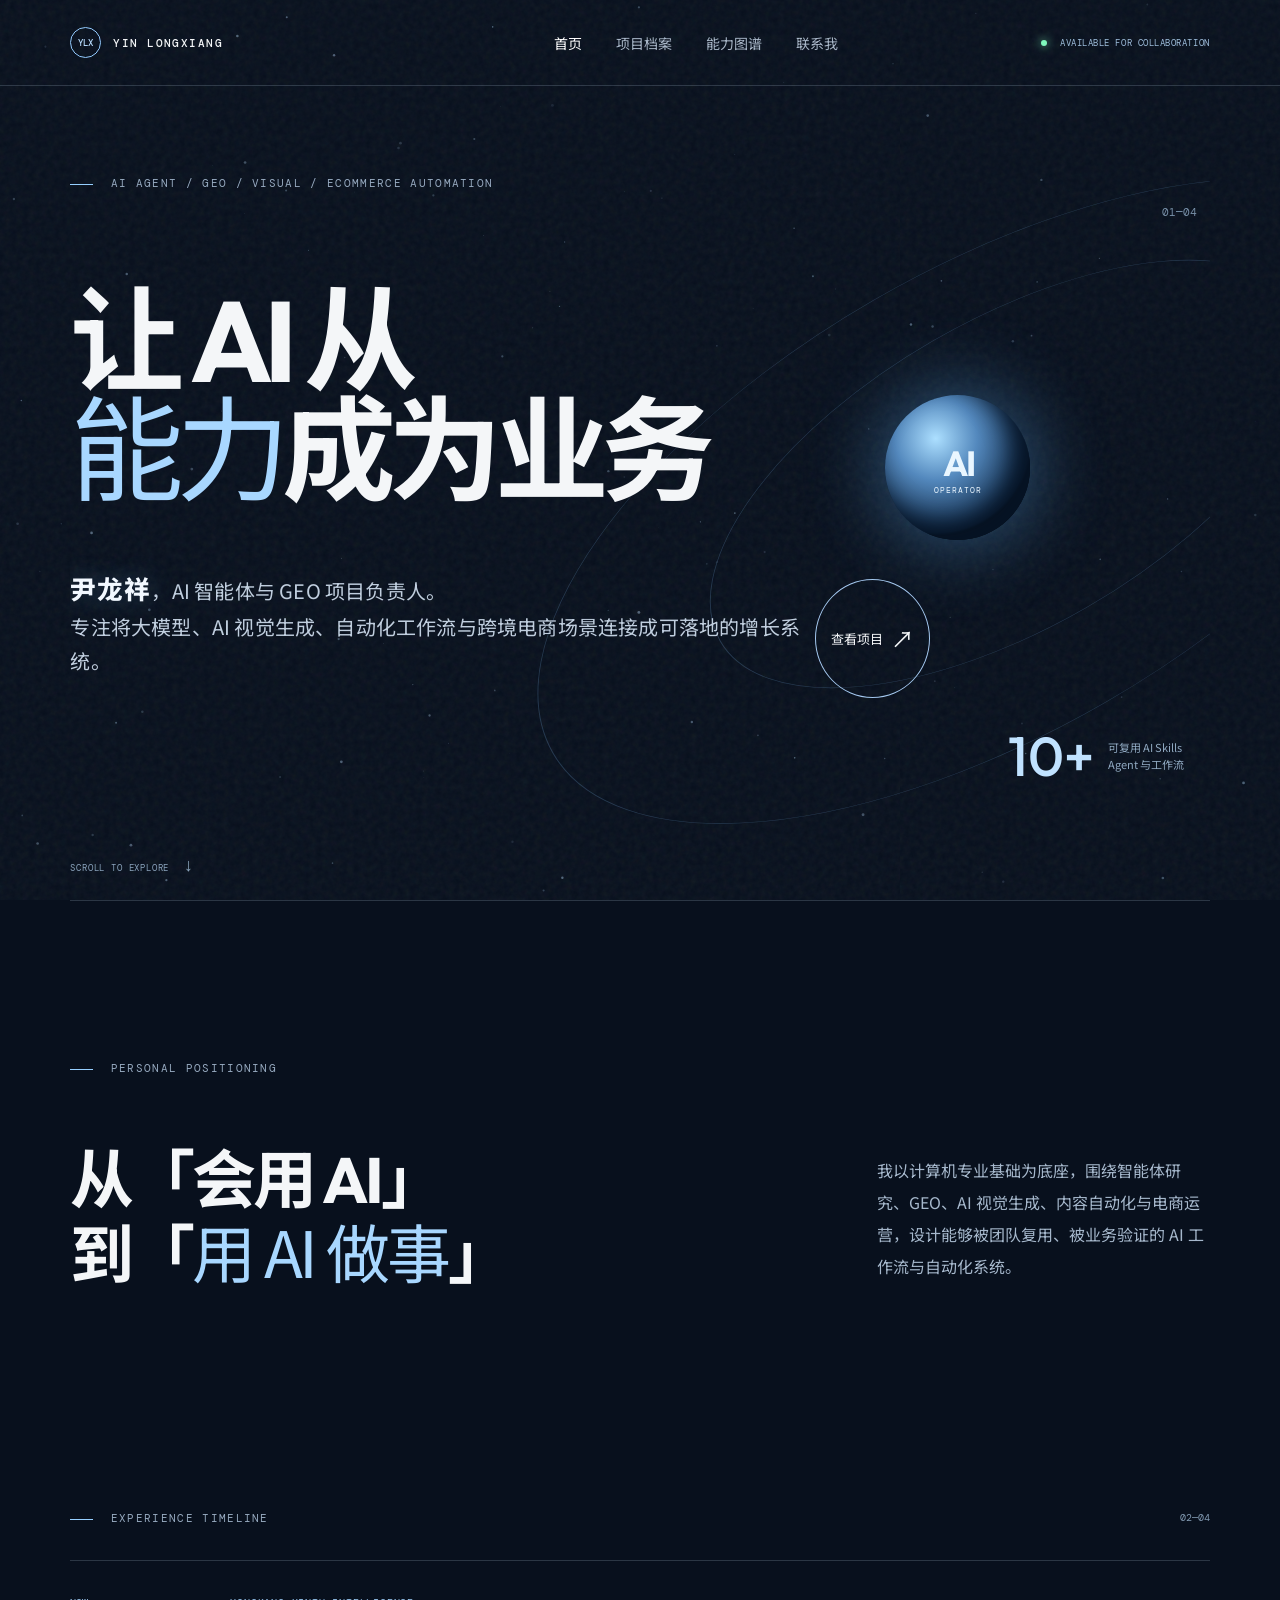
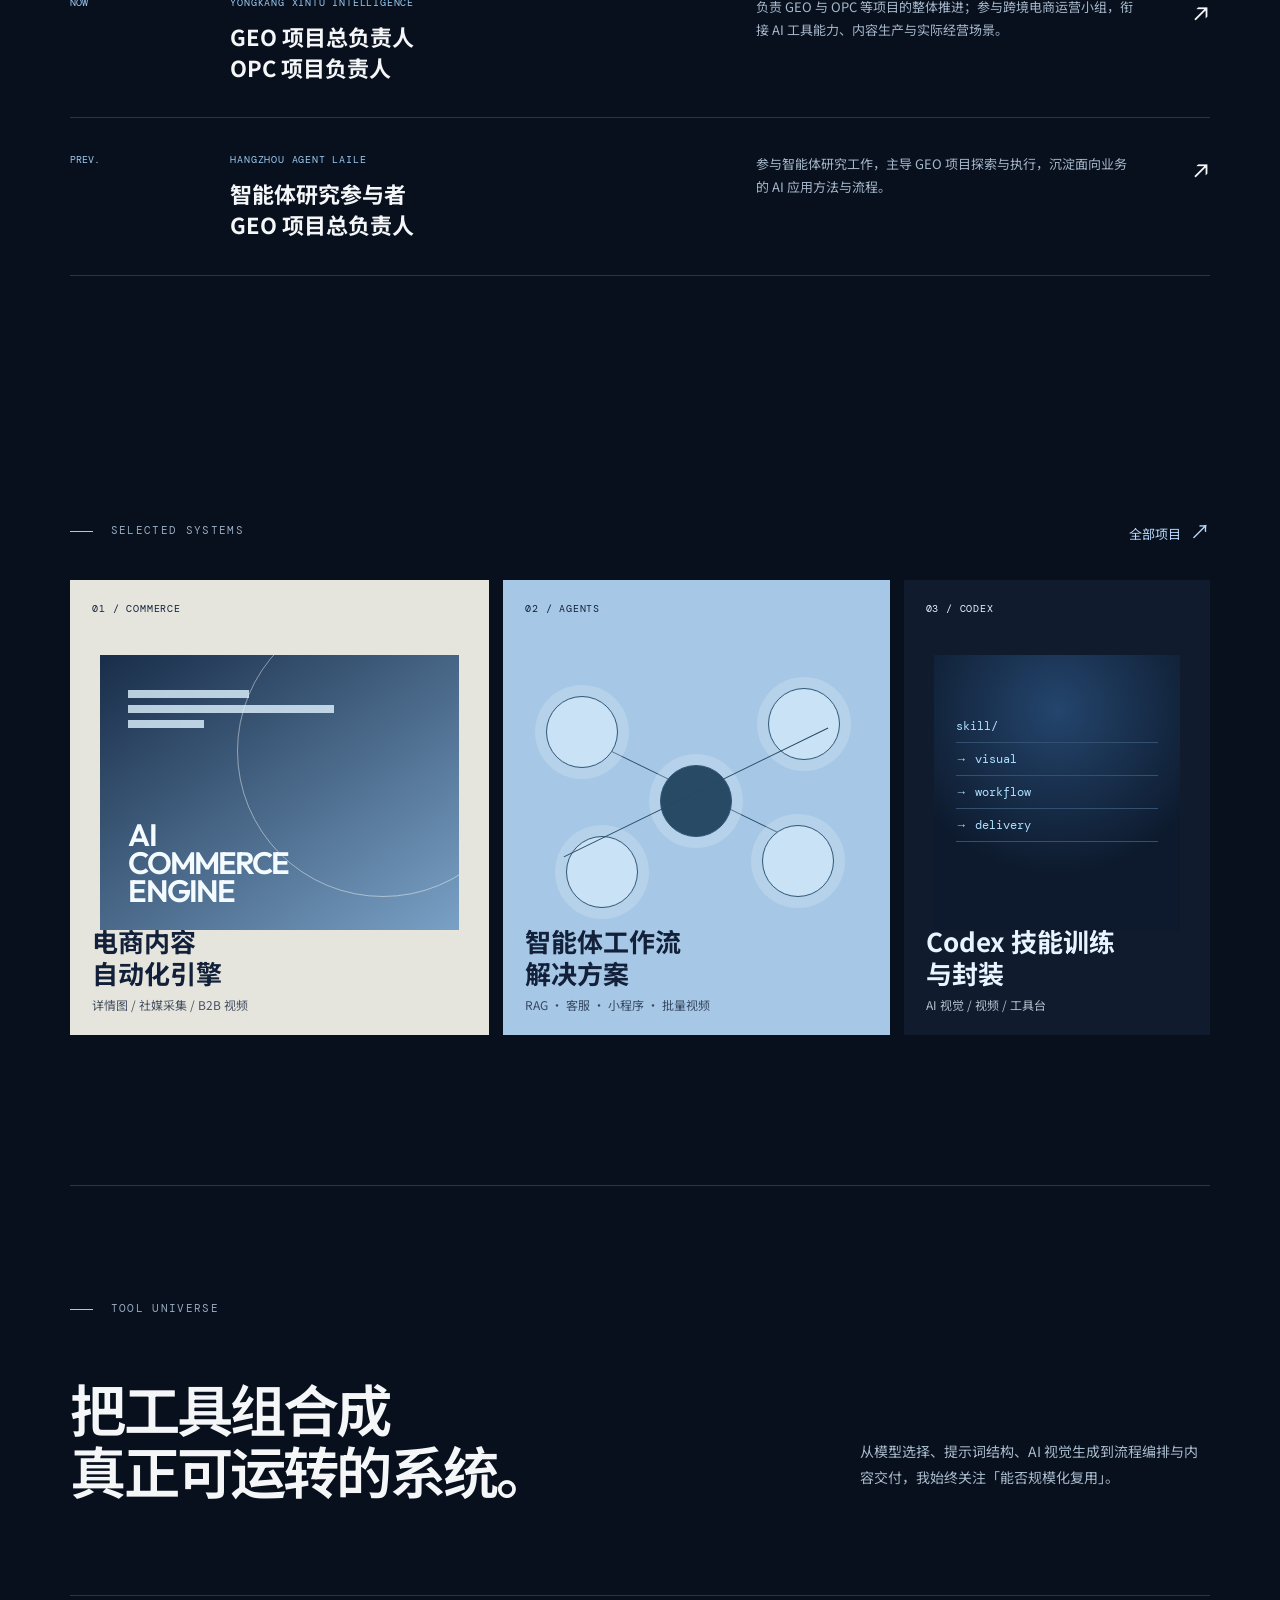
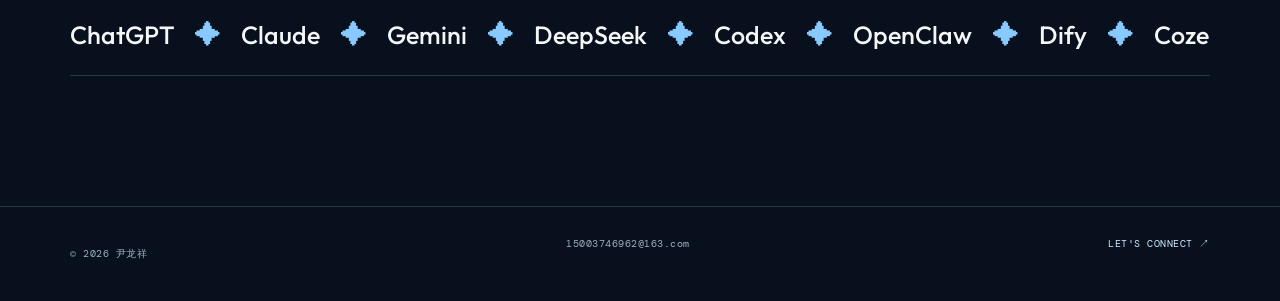
<file: index.html>
<!doctype html>
<html lang="zh-CN">
<head>
  <meta charset="UTF-8" />
  <meta name="viewport" content="width=device-width, initial-scale=1.0" />
  <meta name="description" content="尹龙祥 · AI 智能体与 GEO 项目负责人" />
  <title>尹龙祥 · AI Portfolio</title>
  <link rel="preconnect" href="https://fonts.googleapis.com">
  <link rel="preconnect" href="https://fonts.gstatic.com" crossorigin>
  <link href="https://fonts.googleapis.com/css2?family=DM+Mono:wght@400;500&family=Noto+Sans+SC:wght@400;500;600;700;800&family=Outfit:wght@400;500;600;700;800&display=swap" rel="stylesheet">
  <link rel="stylesheet" href="assets/styles.css" />
  <link rel="stylesheet" href="assets/hero-intro.css" />
</head>
<body>
  <canvas id="starfield" aria-hidden="true"></canvas>
  <div class="grain" aria-hidden="true"></div>
  <header class="site-header">
    <a class="brand" href="index.html" aria-label="尹龙祥主页"><span class="brand-mark">YLX</span><span>YIN LONGXIANG</span></a>
    <nav><a class="active" href="index.html">首页</a><a href="projects.html">项目档案</a><a href="expertise.html">能力图谱</a><a href="contact.html">联系我</a></nav>
    <span class="status"><i></i> AVAILABLE FOR COLLABORATION</span>
  </header>

  <main>
    <section class="hero section-shell">
      <div class="eyebrow"><span></span> AI AGENT / GEO / VISUAL / ECOMMERCE AUTOMATION</div>
      <p class="hero-index mono">01—04</p>
      <h1>让 AI 从<br><em>能力</em>成为业务</h1>
      <div class="hero-bottom">
        <p class="intro"><span class="identity-name">尹龙祥</span>，AI 智能体与 GEO 项目负责人。<br>专注将大模型、AI 视觉生成、自动化工作流与跨境电商场景连接成可落地的增长系统。</p>
        <a class="circle-link" href="projects.html"><span>查看项目</span><b>↗</b></a>
      </div>
      <div class="orbit orbit-a"></div><div class="orbit orbit-b"></div><div class="core"><span>AI</span><small>OPERATOR</small></div>
      <div class="hero-metric"><strong>10+</strong><span>可复用 AI Skills<br>Agent 与工作流</span></div>
      <div class="scroll-tip mono">SCROLL TO EXPLORE <b>↓</b></div>
    </section>

    <section class="statement section-shell reveal">
      <p class="eyebrow"><span></span> PERSONAL POSITIONING</p>
      <div class="statement-grid"><h2>从「会用 AI」<br>到「<em>用 AI 做事</em>」</h2><p>我以计算机专业基础为底座，围绕智能体研究、GEO、AI 视觉生成、内容自动化与电商运营，设计能够被团队复用、被业务验证的 AI 工作流与自动化系统。</p></div>
    </section>

    <section class="experience section-shell reveal">
      <div class="section-head"><p class="eyebrow"><span></span> EXPERIENCE TIMELINE</p><span class="mono">02—04</span></div>
      <article class="timeline-card"><span class="year mono">NOW</span><div><p class="tag">YONGKANG XINTU INTELLIGENCE</p><h3>GEO 项目总负责人<br>OPC 项目负责人</h3></div><p>负责 GEO 与 OPC 等项目的整体推进；参与跨境电商运营小组，衔接 AI 工具能力、内容生产与实际经营场景。</p><span class="arrow">↗</span></article>
      <article class="timeline-card"><span class="year mono">PREV.</span><div><p class="tag">HANGZHOU AGENT LAILE</p><h3>智能体研究参与者<br>GEO 项目总负责人</h3></div><p>参与智能体研究工作，主导 GEO 项目探索与执行，沉淀面向业务的 AI 应用方法与流程。</p><span class="arrow">↗</span></article>
    </section>

    <section class="featured section-shell reveal">
      <div class="section-head"><p class="eyebrow"><span></span> SELECTED SYSTEMS</p><a class="text-link" href="projects.html">全部项目 <b>↗</b></a></div>
      <div class="project-grid">
        <a class="project-card project-1" href="projects.html#commerce"><span class="project-no mono">01 / COMMERCE</span><div class="mockup shop"><i></i><i></i><i></i><b>AI<br>COMMERCE<br>ENGINE</b></div><div><h3>电商内容<br>自动化引擎</h3><p>详情图 / 社媒采集 / B2B 视频</p></div></a>
        <a class="project-card project-2" href="projects.html#agents"><span class="project-no mono">02 / AGENTS</span><div class="mockup nodes"><i></i><i></i><i></i><i></i><i></i></div><div><h3>智能体工作流<br>解决方案</h3><p>RAG · 客服 · 小程序 · 批量视频</p></div></a>
        <a class="project-card project-3" href="projects.html#codex"><span class="project-no mono">03 / CODEX</span><div class="mockup code"><span>skill/</span><span>→ visual</span><span>→ workflow</span><span>→ delivery</span></div><div><h3>Codex 技能训练<br>与封装</h3><p>AI 视觉 / 视频 / 工具台</p></div></a>
      </div>
    </section>

    <section class="toolbelt section-shell reveal">
      <p class="eyebrow"><span></span> TOOL UNIVERSE</p>
      <div class="toolbelt-copy"><h2>把工具组合成<br>真正可运转的系统。</h2><p>从模型选择、提示词结构、AI 视觉生成到流程编排与内容交付，我始终关注「能否规模化复用」。</p></div>
      <div class="marquee" aria-label="常用工具"><div>ChatGPT <b>✦</b> Claude <b>✦</b> Gemini <b>✦</b> DeepSeek <b>✦</b> Codex <b>✦</b> OpenClaw <b>✦</b> Dify <b>✦</b> Coze <b>✦</b> n8n <b>✦</b> 豆包 <b>✦</b> 即梦 <b>✦</b> Java <b>✦</b> Python <b>✦</b></div></div>
    </section>
  </main>
  <footer><p>© 2026 尹龙祥</p><a href="mailto:15003746962@163.com">15003746962@163.com</a><a href="contact.html">LET'S CONNECT ↗</a></footer>
  <script src="assets/app.js"></script>
</body>
</html>
</file>
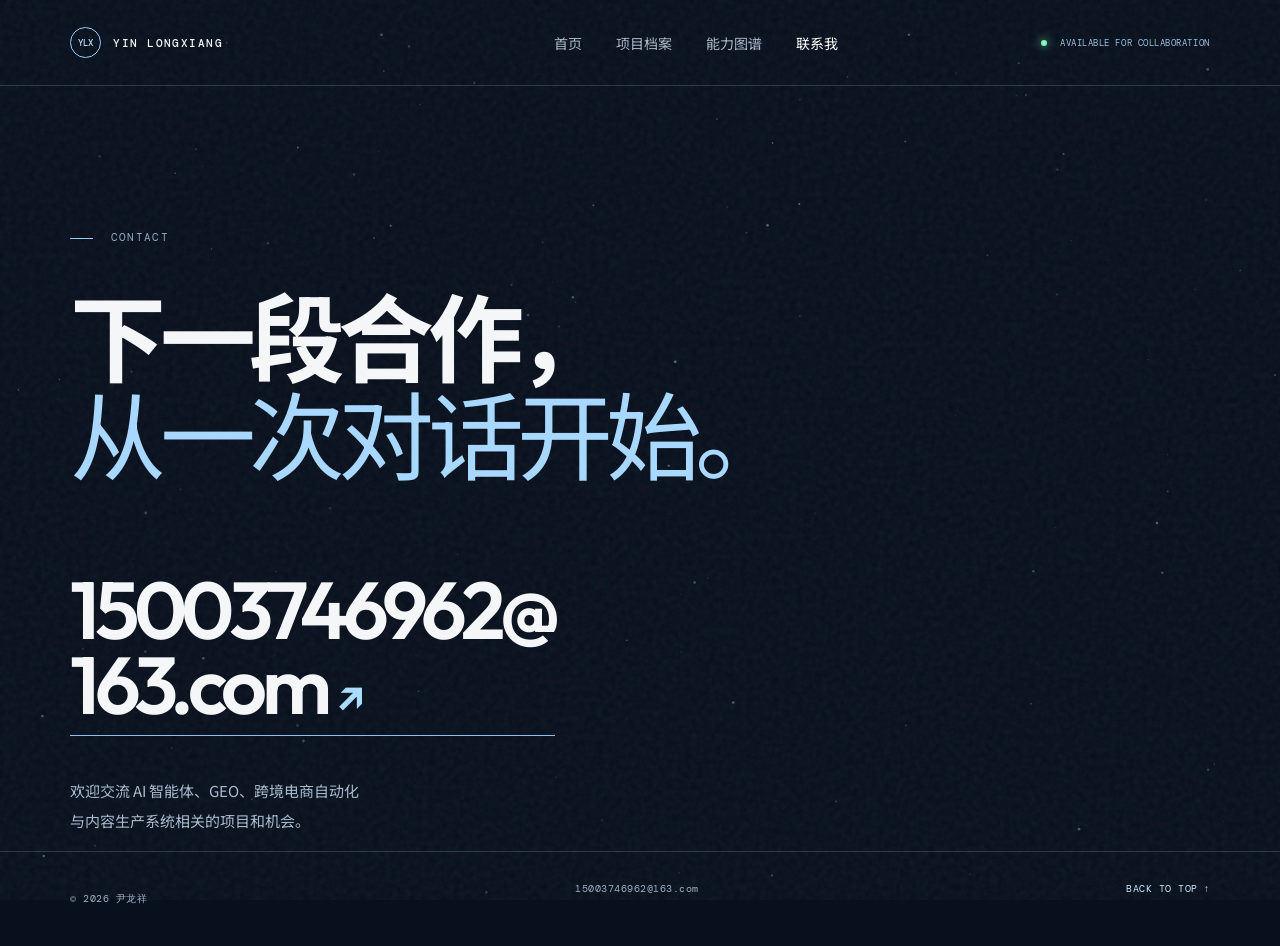
<file: contact.html>
<!doctype html>
<html lang="zh-CN"><head><meta charset="UTF-8"><meta name="viewport" content="width=device-width, initial-scale=1.0"><meta name="description" content="联系尹龙祥"><title>联系我 · 尹龙祥</title><link rel="preconnect" href="https://fonts.googleapis.com"><link rel="preconnect" href="https://fonts.gstatic.com" crossorigin><link href="https://fonts.googleapis.com/css2?family=DM+Mono:wght@400;500&family=Noto+Sans+SC:wght@400;500;600;700;800&family=Outfit:wght@400;500;600;700;800&display=swap" rel="stylesheet"><link rel="stylesheet" href="assets/styles.css"></head>
<body class="inner-page contact-page"><canvas id="starfield"></canvas><div class="grain"></div><header class="site-header"><a class="brand" href="index.html"><span class="brand-mark">YLX</span><span>YIN LONGXIANG</span></a><nav><a href="index.html">首页</a><a href="projects.html">项目档案</a><a href="expertise.html">能力图谱</a><a class="active" href="contact.html">联系我</a></nav><span class="status"><i></i> AVAILABLE FOR COLLABORATION</span></header><main class="contact-main section-shell"><p class="eyebrow"><span></span> CONTACT</p><h1 class="page-title">下一段合作，<br><em>从一次对话开始。</em></h1><a class="contact-email" href="mailto:15003746962@163.com">15003746962@<br>163.com <span>↗</span></a><p class="contact-note">欢迎交流 AI 智能体、GEO、跨境电商自动化<br>与内容生产系统相关的项目和机会。</p></main><footer><p>© 2026 尹龙祥</p><a href="mailto:15003746962@163.com">15003746962@163.com</a><a href="index.html">BACK TO TOP ↑</a></footer><script src="assets/app.js"></script></body></html>
</file>
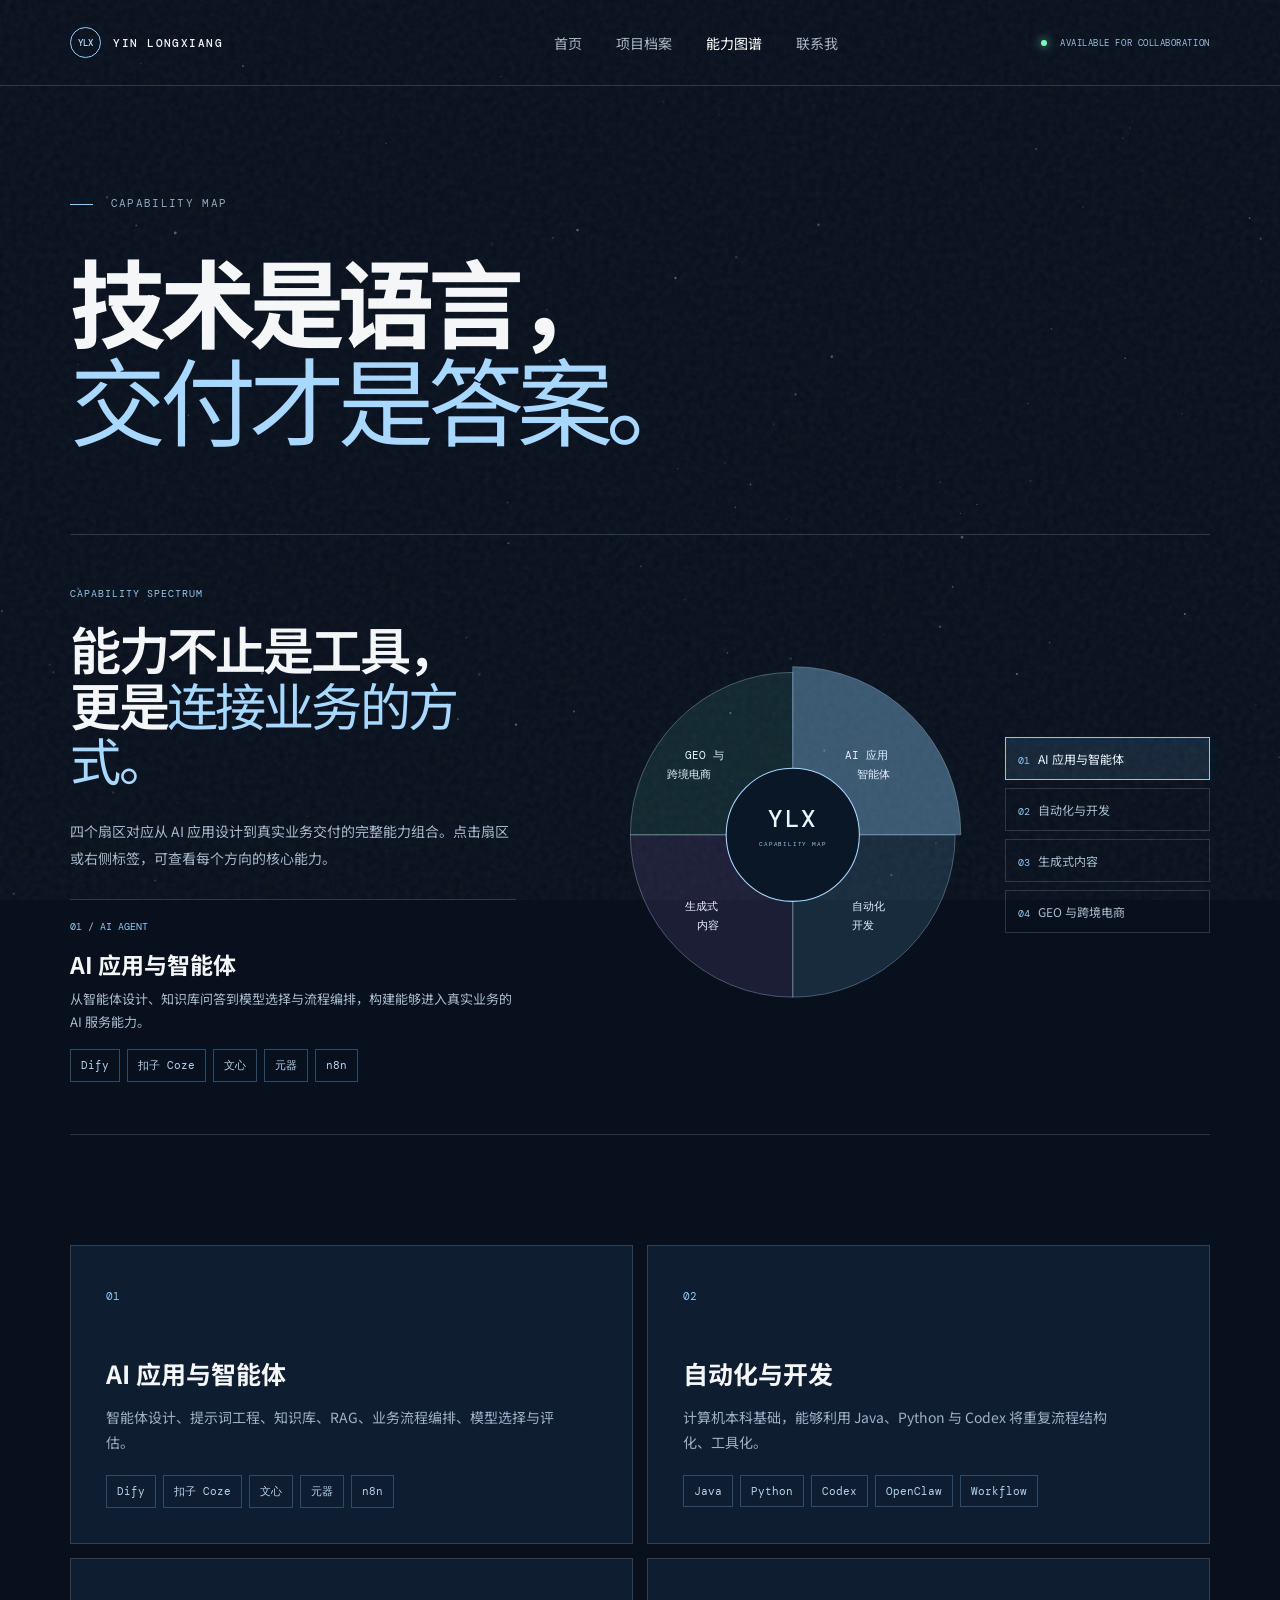
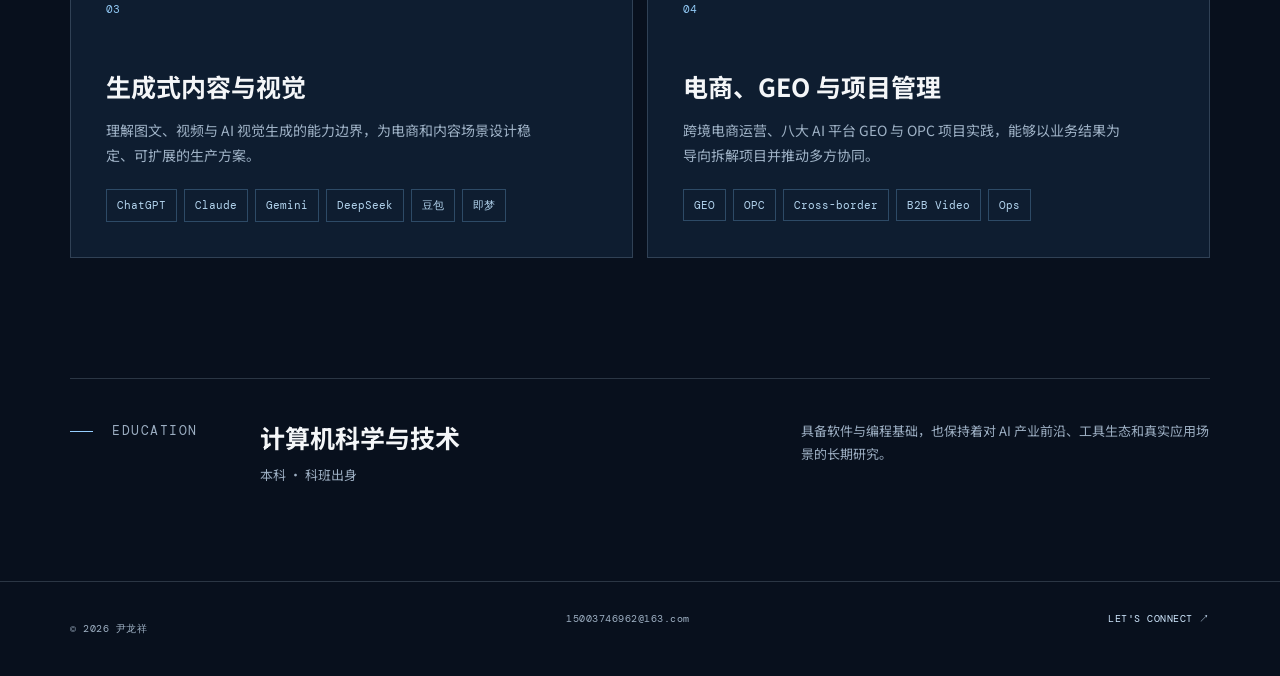
<file: expertise.html>
<!doctype html>
<html lang="zh-CN"><head><meta charset="UTF-8"><meta name="viewport" content="width=device-width, initial-scale=1.0"><meta name="description" content="尹龙祥的能力图谱"><title>能力图谱 · 尹龙祥</title><link rel="preconnect" href="https://fonts.googleapis.com"><link rel="preconnect" href="https://fonts.gstatic.com" crossorigin><link href="https://fonts.googleapis.com/css2?family=DM+Mono:wght@400;500&family=Noto+Sans+SC:wght@400;500;600;700;800&family=Outfit:wght@400;500;600;700;800&display=swap" rel="stylesheet"><link rel="stylesheet" href="assets/styles.css"><link rel="stylesheet" href="assets/expertise-map.css"></head>
<body class="inner-page"><canvas id="starfield"></canvas><div class="grain"></div><header class="site-header"><a class="brand" href="index.html"><span class="brand-mark">YLX</span><span>YIN LONGXIANG</span></a><nav><a href="index.html">首页</a><a href="projects.html">项目档案</a><a class="active" href="expertise.html">能力图谱</a><a href="contact.html">联系我</a></nav><span class="status"><i></i> AVAILABLE FOR COLLABORATION</span></header>
<main class="inner-main section-shell"><p class="eyebrow"><span></span> CAPABILITY MAP</p><h1 class="page-title">技术是语言，<br><em>交付才是答案。</em></h1>
  <section class="capability-fan" aria-labelledby="fan-title"><div class="fan-copy"><p class="mono fan-kicker">CAPABILITY SPECTRUM</p><h2 id="fan-title">能力不止是工具，<br>更是<span>连接业务的方式。</span></h2><p>四个扇区对应从 AI 应用设计到真实业务交付的完整能力组合。点击扇区或右侧标签，可查看每个方向的核心能力。</p><div class="fan-detail" aria-live="polite"><p class="mono" data-fan-detail-index>01 / AI AGENT</p><h3 data-fan-detail-title>AI 应用与智能体</h3><p data-fan-detail-copy>从智能体设计、知识库问答到模型选择与流程编排，构建能够进入真实业务的 AI 服务能力。</p><div class="chips" data-fan-detail-tags><i>Dify</i><i>扣子 Coze</i><i>文心</i><i>元器</i><i>n8n</i></div></div></div>
    <div class="fan-visual"><svg class="fan-chart" viewBox="0 0 460 460" role="img" aria-labelledby="fan-chart-title fan-chart-desc"><title id="fan-chart-title">尹龙祥的能力扇形图</title><desc id="fan-chart-desc">由 AI 应用与智能体、自动化与开发、生成式内容、GEO 与跨境电商四个扇区组成。</desc><path class="fan-segment selected" data-fan-skill="agents" d="M230 230 L230 30 A200 200 0 0 1 430 230 Z"></path><path class="fan-segment" data-fan-skill="automation" d="M230 230 L430 230 A200 200 0 0 1 230 430 Z"></path><path class="fan-segment" data-fan-skill="content" d="M230 230 L230 430 A200 200 0 0 1 30 230 Z"></path><path class="fan-segment" data-fan-skill="business" d="M230 230 L30 230 A200 200 0 0 1 230 30 Z"></path><circle class="fan-core" cx="230" cy="230" r="82"></circle><text class="fan-core-title" x="230" y="220">YLX</text><text class="fan-core-subtitle" x="230" y="244">CAPABILITY MAP</text><text class="fan-label" x="321" y="137">AI 应用</text><text class="fan-label" x="329" y="160">智能体</text><text class="fan-label" x="323" y="323">自动化</text><text class="fan-label" x="317" y="346">开发</text><text class="fan-label" x="117" y="323">生成式</text><text class="fan-label" x="126" y="346">内容</text><text class="fan-label" x="121" y="137">GEO 与</text><text class="fan-label" x="102" y="160">跨境电商</text></svg>
      <div class="fan-keys" aria-label="能力方向选择"><button type="button" class="fan-key selected" data-fan-key="agents" aria-pressed="true"><span>01</span>AI 应用与智能体</button><button type="button" class="fan-key" data-fan-key="automation" aria-pressed="false"><span>02</span>自动化与开发</button><button type="button" class="fan-key" data-fan-key="content" aria-pressed="false"><span>03</span>生成式内容</button><button type="button" class="fan-key" data-fan-key="business" aria-pressed="false"><span>04</span>GEO 与跨境电商</button></div></div></section>
  <div class="skills-grid"><article><span class="skill-index mono">01</span><h2>AI 应用与智能体</h2><p>智能体设计、提示词工程、知识库、RAG、业务流程编排、模型选择与评估。</p><div class="chips"><i>Dify</i><i>扣子 Coze</i><i>文心</i><i>元器</i><i>n8n</i></div></article><article><span class="skill-index mono">02</span><h2>自动化与开发</h2><p>计算机本科基础，能够利用 Java、Python 与 Codex 将重复流程结构化、工具化。</p><div class="chips"><i>Java</i><i>Python</i><i>Codex</i><i>OpenClaw</i><i>Workflow</i></div></article><article><span class="skill-index mono">03</span><h2>生成式内容与视觉</h2><p>理解图文、视频与 AI 视觉生成的能力边界，为电商和内容场景设计稳定、可扩展的生产方案。</p><div class="chips"><i>ChatGPT</i><i>Claude</i><i>Gemini</i><i>DeepSeek</i><i>豆包</i><i>即梦</i></div></article><article><span class="skill-index mono">04</span><h2>电商、GEO 与项目管理</h2><p>跨境电商运营、八大 AI 平台 GEO 与 OPC 项目实践，能够以业务结果为导向拆解项目并推动多方协同。</p><div class="chips"><i>GEO</i><i>OPC</i><i>Cross-border</i><i>B2B Video</i><i>Ops</i></div></article></div><section class="education"><p class="eyebrow"><span></span> EDUCATION</p><div><h2>计算机科学与技术</h2><p>本科 · 科班出身</p></div><p>具备软件与编程基础，也保持着对 AI 产业前沿、工具生态和真实应用场景的长期研究。</p></section></main><footer><p>© 2026 尹龙祥</p><a href="mailto:15003746962@163.com">15003746962@163.com</a><a href="contact.html">LET'S CONNECT ↗</a></footer><script src="assets/app.js"></script><script src="assets/expertise-map.js"></script></body></html>
</file>
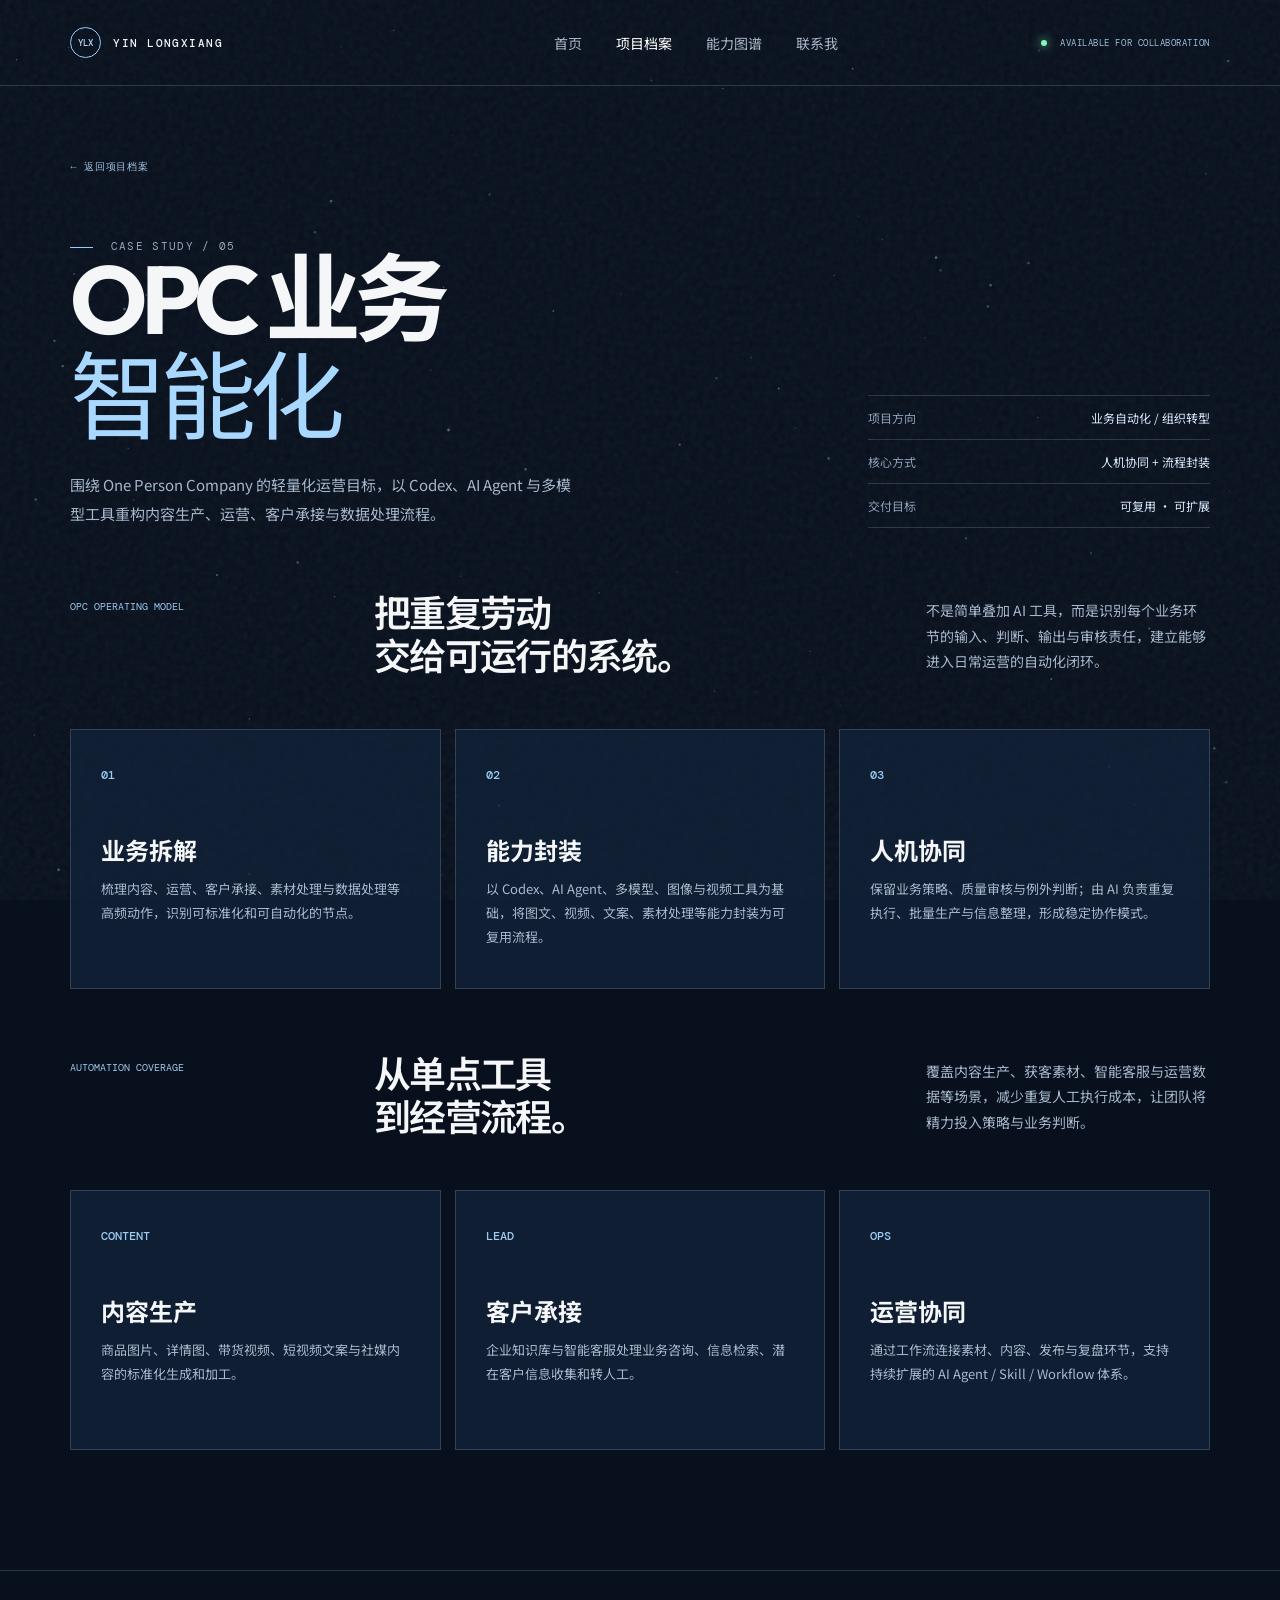
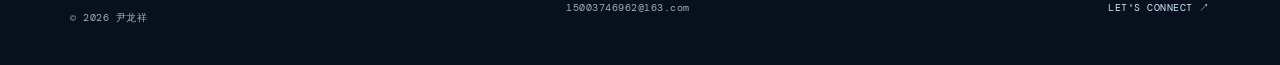
<file: opc-case.html>
<!doctype html>
<html lang="zh-CN">
<head>
  <meta charset="UTF-8">
  <meta name="viewport" content="width=device-width, initial-scale=1.0">
  <meta name="description" content="尹龙祥 · OPC 业务智能化与组织转型案例">
  <title>OPC 业务智能化 · 尹龙祥</title>
  <link rel="preconnect" href="https://fonts.googleapis.com">
  <link rel="preconnect" href="https://fonts.gstatic.com" crossorigin>
  <link href="https://fonts.googleapis.com/css2?family=DM+Mono:wght@400;500&family=Noto+Sans+SC:wght@400;500;600;700;800&family=Outfit:wght@400;500;600;700;800&display=swap" rel="stylesheet">
  <link rel="stylesheet" href="assets/styles.css">
  <link rel="stylesheet" href="assets/case.css">
  <link rel="stylesheet" href="assets/geo-case.css">
</head>
<body class="inner-page case-page">
  <canvas id="starfield"></canvas><div class="grain"></div>
  <header class="site-header"><a class="brand" href="index.html"><span class="brand-mark">YLX</span><span>YIN LONGXIANG</span></a><nav><a href="index.html">首页</a><a class="active" href="projects.html">项目档案</a><a href="expertise.html">能力图谱</a><a href="contact.html">联系我</a></nav><span class="status"><i></i> AVAILABLE FOR COLLABORATION</span></header>
  <main class="case-main section-shell">
    <a class="back-link mono" href="projects.html#opc">← 返回项目档案</a>
    <p class="eyebrow"><span></span> CASE STUDY / 05</p>
    <div class="case-hero"><div><h1 class="page-title">OPC 业务<br><em>智能化</em></h1><p>围绕 One Person Company 的轻量化运营目标，以 Codex、AI Agent 与多模型工具重构内容生产、运营、客户承接与数据处理流程。</p></div><dl><div><dt>项目方向</dt><dd>业务自动化 / 组织转型</dd></div><div><dt>核心方式</dt><dd>人机协同 + 流程封装</dd></div><div><dt>交付目标</dt><dd>可复用 · 可扩展</dd></div></dl></div>
    <section class="case-panel active">
      <div class="case-panel-heading"><p class="mono">OPC OPERATING MODEL</p><h2>把重复劳动<br>交给可运行的系统。</h2><p>不是简单叠加 AI 工具，而是识别每个业务环节的输入、判断、输出与审核责任，建立能够进入日常运营的自动化闭环。</p></div>
      <div class="geo-method-grid">
        <article><span>01</span><h3>业务拆解</h3><p>梳理内容、运营、客户承接、素材处理与数据处理等高频动作，识别可标准化和可自动化的节点。</p></article>
        <article><span>02</span><h3>能力封装</h3><p>以 Codex、AI Agent、多模型、图像与视频工具为基础，将图文、视频、文案、素材处理等能力封装为可复用流程。</p></article>
        <article><span>03</span><h3>人机协同</h3><p>保留业务策略、质量审核与例外判断；由 AI 负责重复执行、批量生产与信息整理，形成稳定协作模式。</p></article>
      </div>
    </section>
    <section class="case-panel active">
      <div class="case-panel-heading"><p class="mono">AUTOMATION COVERAGE</p><h2>从单点工具<br>到经营流程。</h2><p>覆盖内容生产、获客素材、智能客服与运营数据等场景，减少重复人工执行成本，让团队将精力投入策略与业务判断。</p></div>
      <div class="geo-method-grid">
        <article><span>CONTENT</span><h3>内容生产</h3><p>商品图片、详情图、带货视频、短视频文案与社媒内容的标准化生成和加工。</p></article>
        <article><span>LEAD</span><h3>客户承接</h3><p>企业知识库与智能客服处理业务咨询、信息检索、潜在客户信息收集和转人工。</p></article>
        <article><span>OPS</span><h3>运营协同</h3><p>通过工作流连接素材、内容、发布与复盘环节，支持持续扩展的 AI Agent / Skill / Workflow 体系。</p></article>
      </div>
    </section>
  </main>
  <footer><p>© 2026 尹龙祥</p><a href="mailto:15003746962@163.com">15003746962@163.com</a><a href="contact.html">LET'S CONNECT ↗</a></footer>
  <script src="assets/app.js"></script>
</body>
</html>
</file>
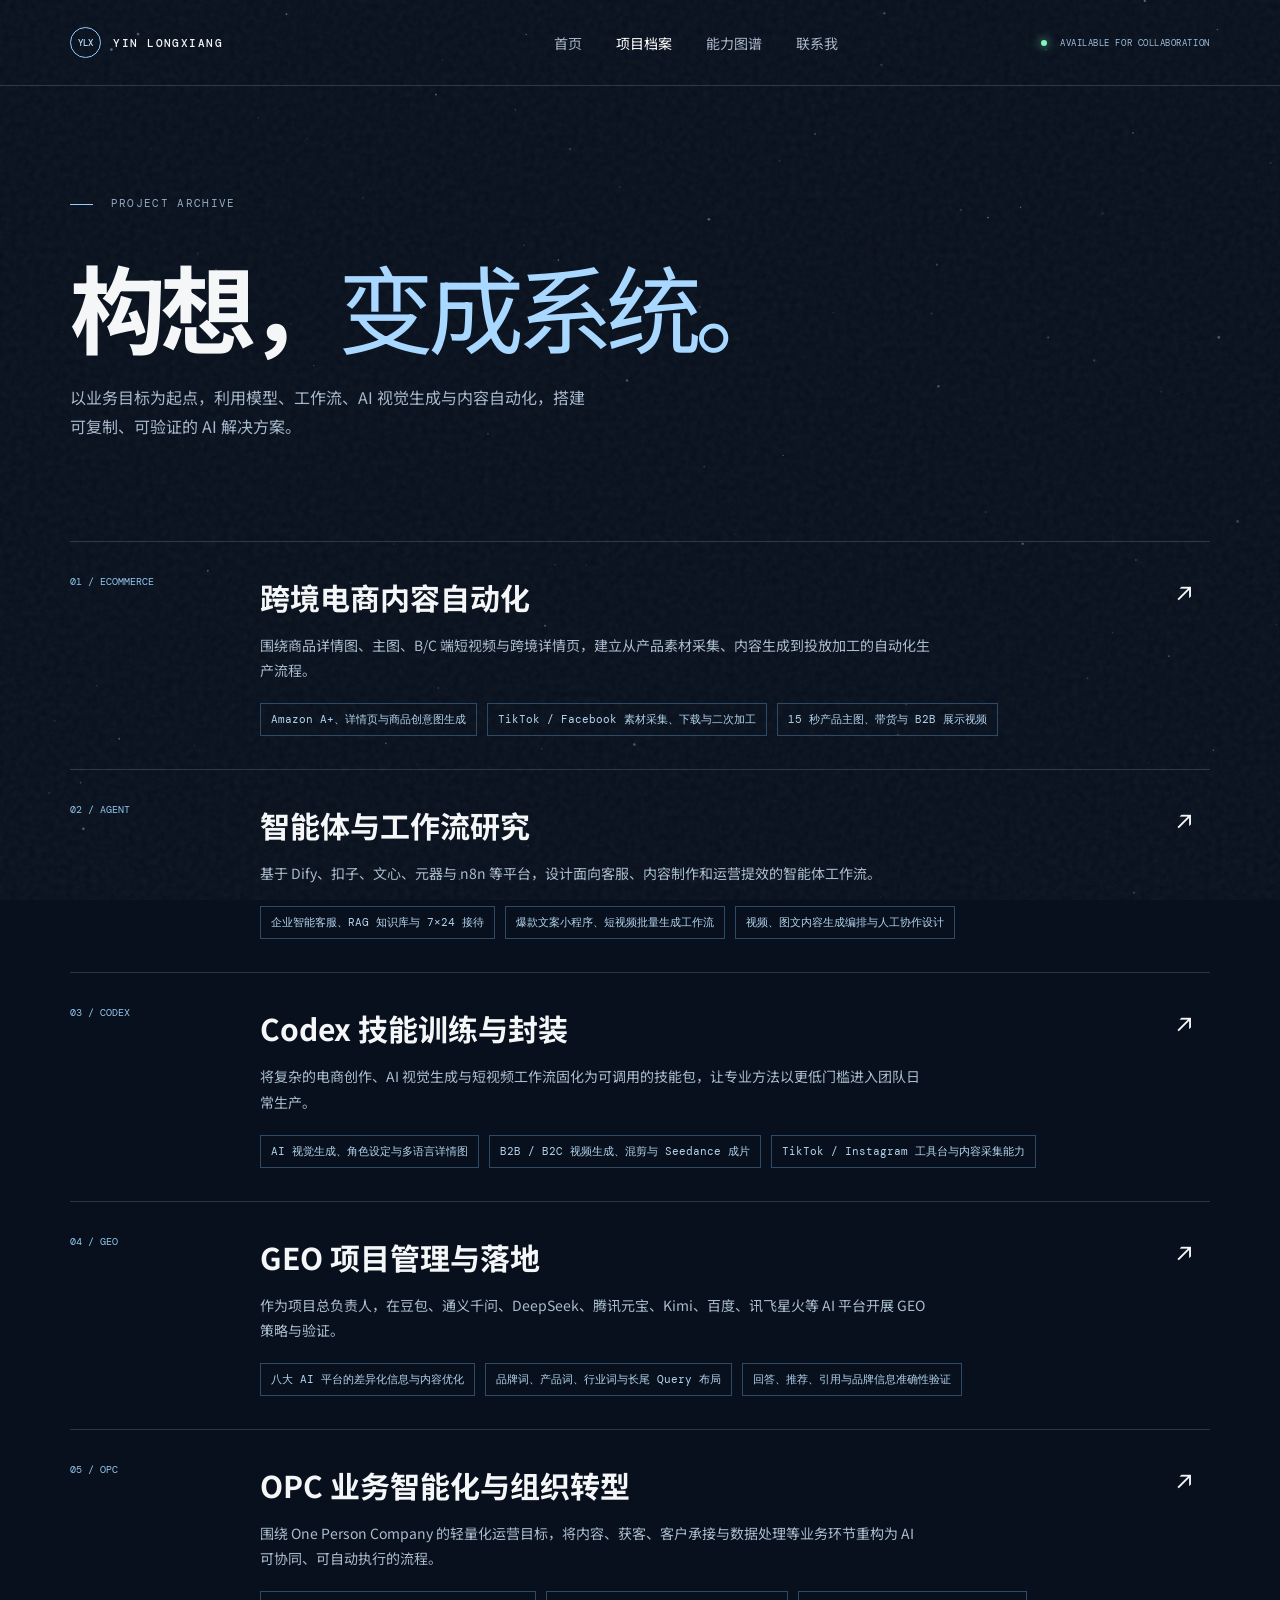
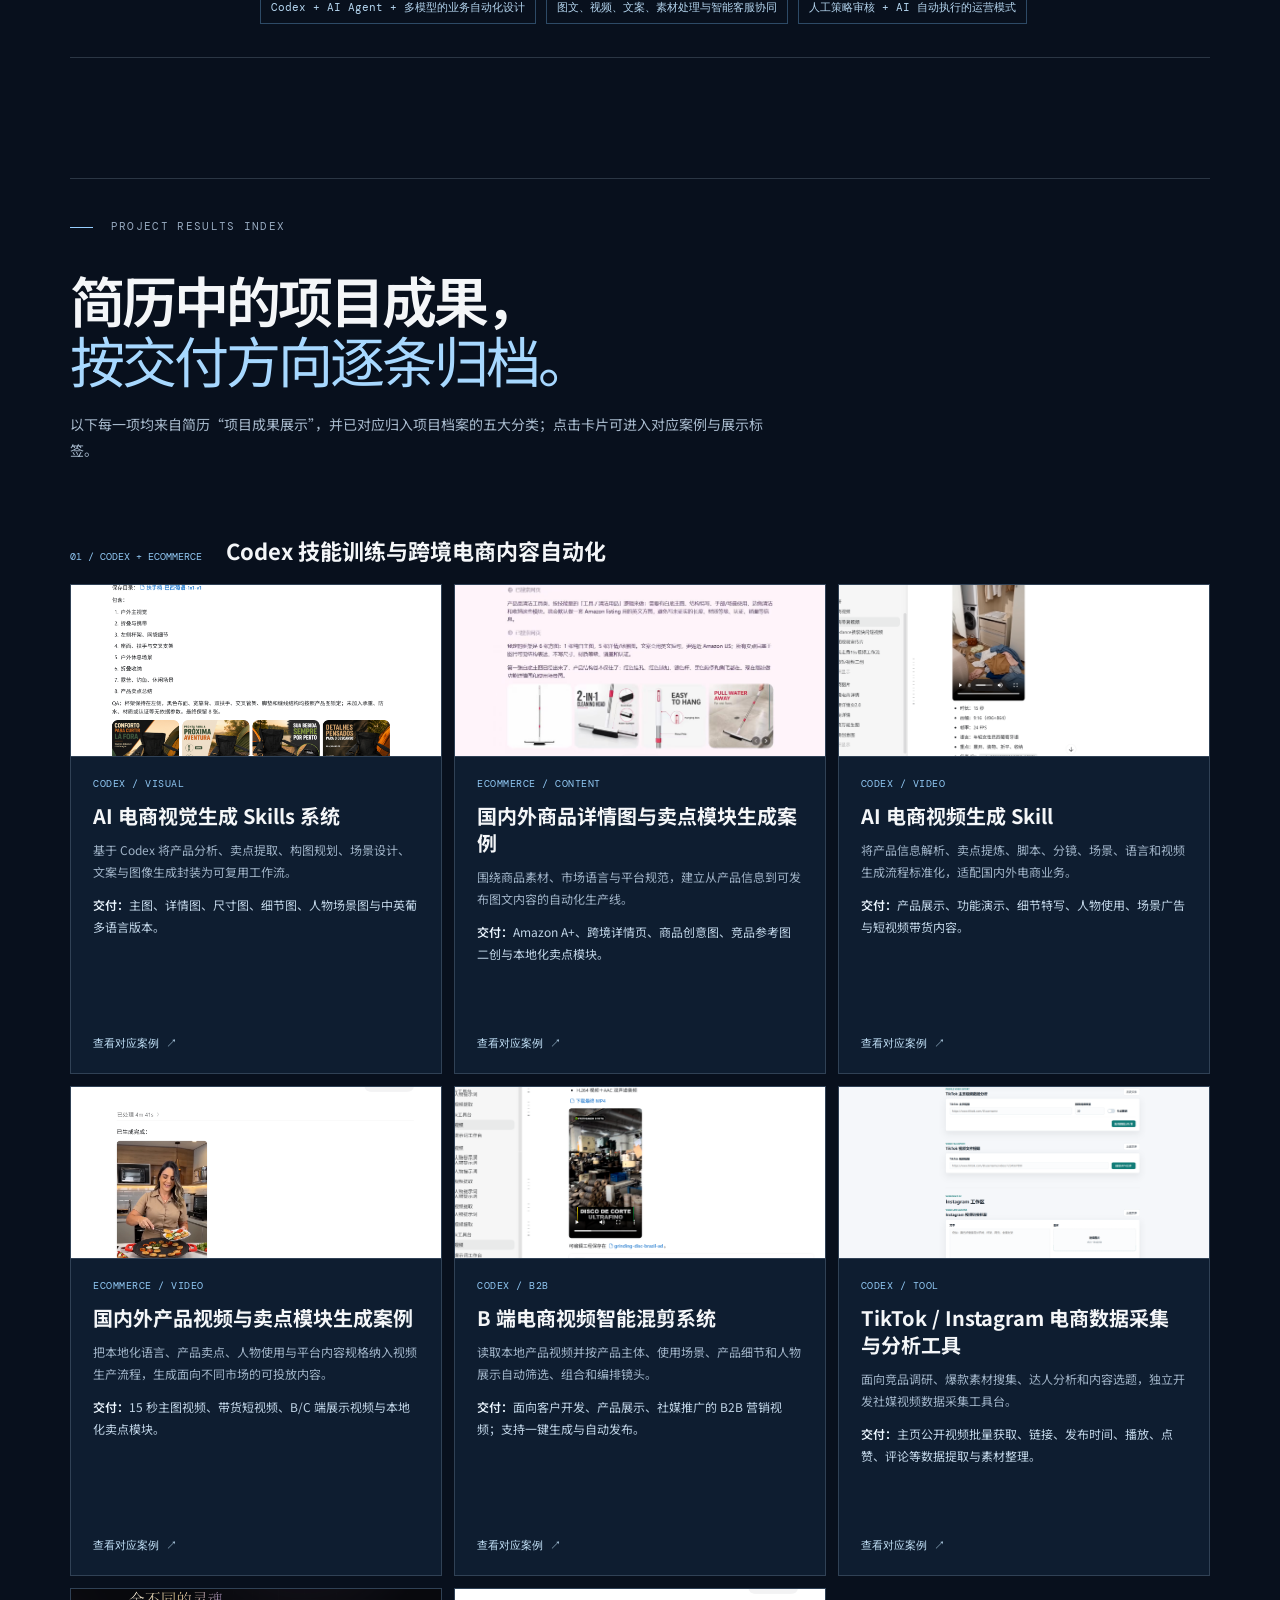
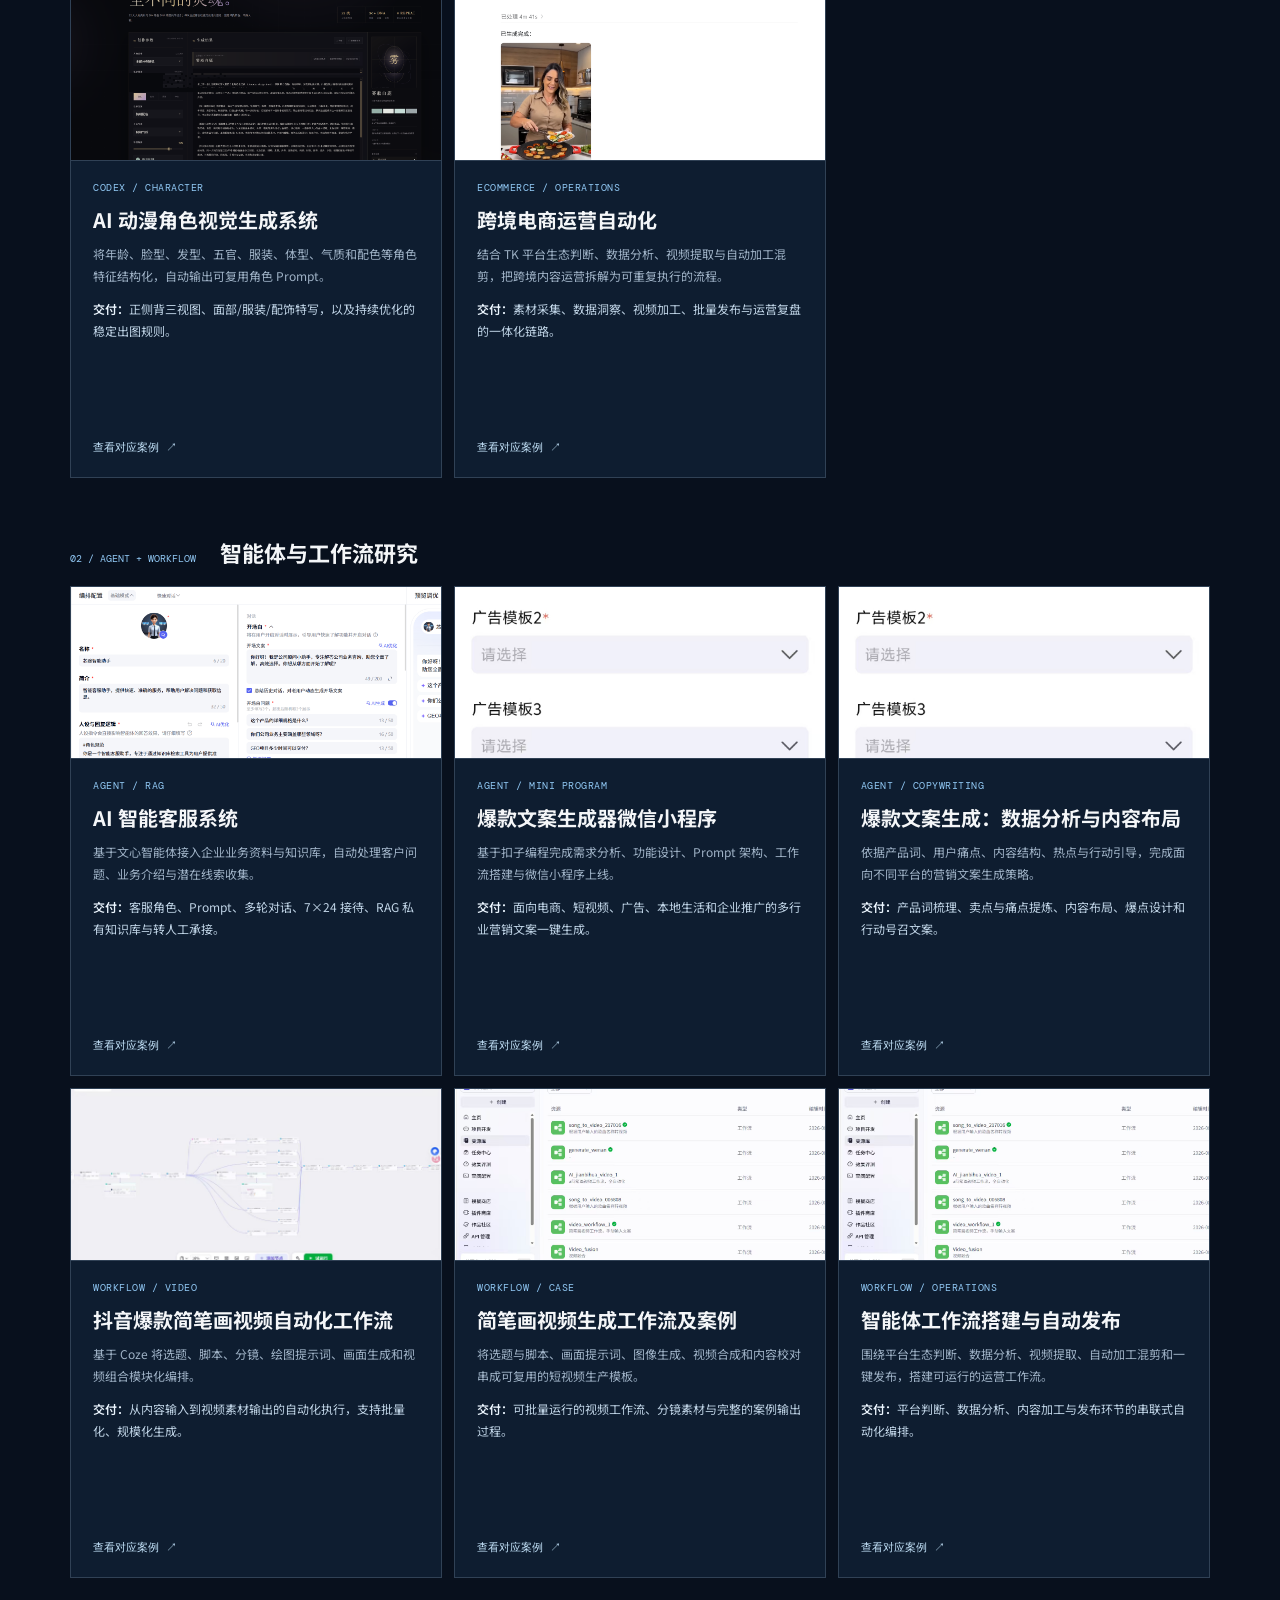
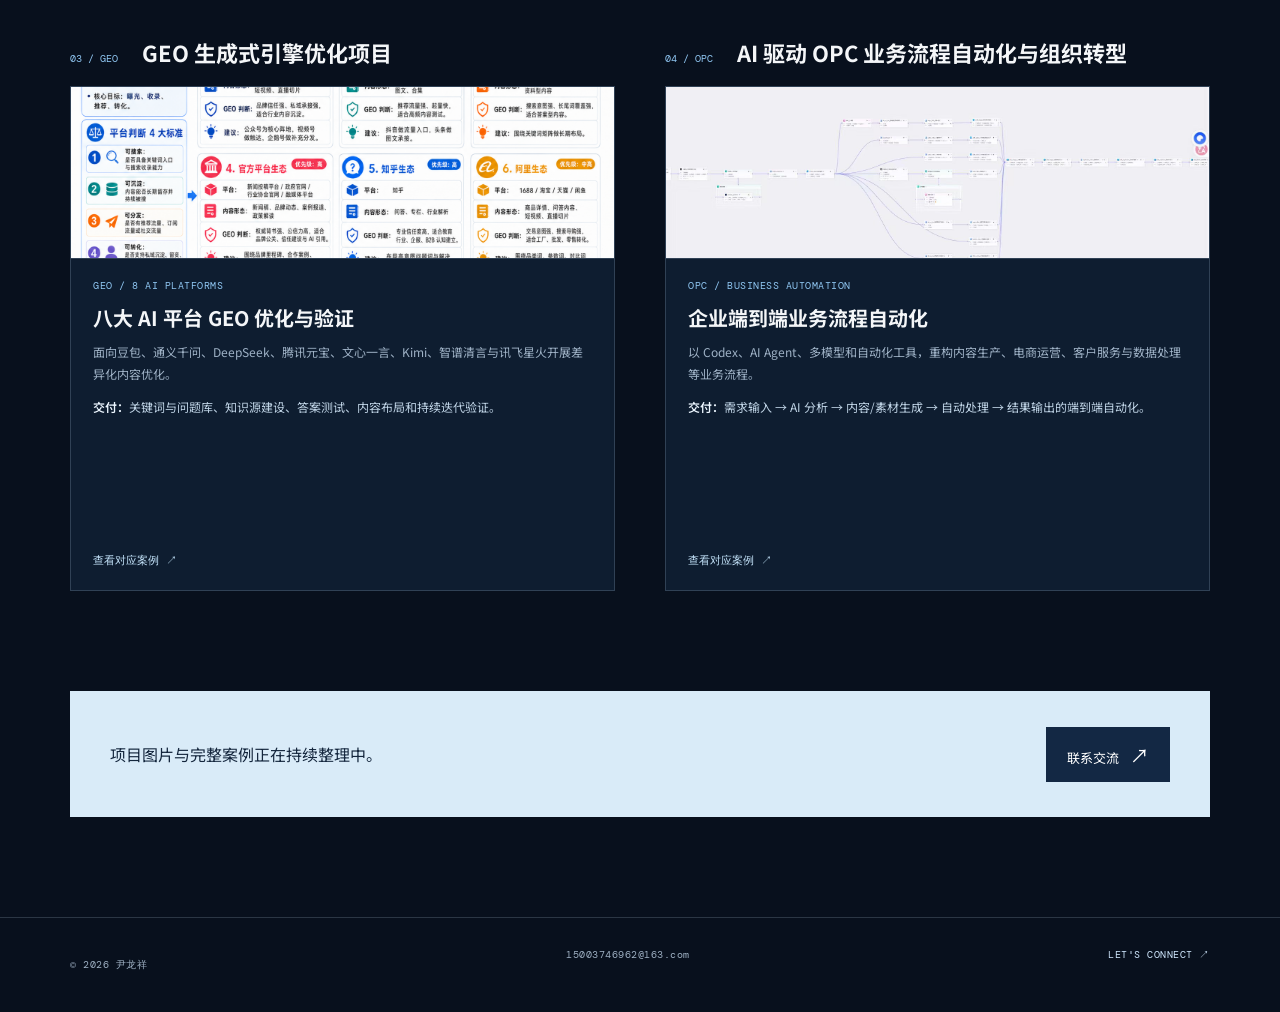
<file: projects.html>
<!doctype html>
<html lang="zh-CN">
<head>
  <meta charset="UTF-8">
  <meta name="viewport" content="width=device-width, initial-scale=1.0">
  <meta name="description" content="尹龙祥的 AI 项目案例">
  <title>项目档案 · 尹龙祥</title>
  <link rel="preconnect" href="https://fonts.googleapis.com">
  <link rel="preconnect" href="https://fonts.gstatic.com" crossorigin>
  <link href="https://fonts.googleapis.com/css2?family=DM+Mono:wght@400;500&family=Noto+Sans+SC:wght@400;500;600;700;800&family=Outfit:wght@400;500;600;700;800&display=swap" rel="stylesheet">
  <link rel="stylesheet" href="assets/styles.css">
  <link rel="stylesheet" href="assets/project-scope.css">
  <style>
    .archive-item-link { position: relative; z-index: 1; cursor: pointer; }
    .archive-item-link:hover { background: linear-gradient(90deg, rgba(115, 194, 255, .08), transparent); }
  </style>
  <meta http-equiv="Cache-Control" content="no-cache, no-store, must-revalidate">
</head>
<body class="inner-page">
  <canvas id="starfield"></canvas><div class="grain"></div>
  <header class="site-header">
    <a class="brand" href="index.html"><span class="brand-mark">YLX</span><span>YIN LONGXIANG</span></a>
    <nav><a href="index.html">首页</a><a class="active" href="projects.html">项目档案</a><a href="expertise.html">能力图谱</a><a href="contact.html">联系我</a></nav>
    <span class="status"><i></i> AVAILABLE FOR COLLABORATION</span>
  </header>
  <main class="inner-main section-shell">
    <p class="eyebrow"><span></span> PROJECT ARCHIVE</p>
    <h1 class="page-title">构想，<em>变成系统。</em></h1>
    <p class="page-lead">以业务目标为起点，利用模型、工作流、AI 视觉生成与内容自动化，搭建可复制、可验证的 AI 解决方案。</p>
    <div class="archive-list">
      <a id="commerce" class="archive-item archive-item-link" href="commerce-case.html" aria-label="打开跨境电商内容自动化案例">
        <span class="mono">01 / ECOMMERCE</span>
        <div><h2>跨境电商内容自动化</h2><p>围绕商品详情图、主图、B/C 端短视频与跨境详情页，建立从产品素材采集、内容生成到投放加工的自动化生产流程。</p><ul><li>Amazon A+、详情页与商品创意图生成</li><li>TikTok / Facebook 素材采集、下载与二次加工</li><li>15 秒产品主图、带货与 B2B 展示视频</li></ul></div><b>↗</b>
      </a>
      <a id="agents" class="archive-item archive-item-link" href="agents-case.html?v=20260820" aria-label="打开智能体与工作流研究案例"><span class="mono">02 / AGENT</span><div><h2>智能体与工作流研究</h2><p>基于 Dify、扣子、文心、元器与 n8n 等平台，设计面向客服、内容制作和运营提效的智能体工作流。</p><ul><li>企业智能客服、RAG 知识库与 7×24 接待</li><li>爆款文案小程序、短视频批量生成工作流</li><li>视频、图文内容生成编排与人工协作设计</li></ul></div><b>↗</b></a>
      <a id="codex" class="archive-item archive-item-link" href="codex-case.html" aria-label="打开 Codex 技能训练与封装案例"><span class="mono">03 / CODEX</span><div><h2>Codex 技能训练与封装</h2><p>将复杂的电商创作、AI 视觉生成与短视频工作流固化为可调用的技能包，让专业方法以更低门槛进入团队日常生产。</p><ul><li>AI 视觉生成、角色设定与多语言详情图</li><li>B2B / B2C 视频生成、混剪与 Seedance 成片</li><li>TikTok / Instagram 工具台与内容采集能力</li></ul></div><b>↗</b></a>
      <a id="geo" class="archive-item archive-item-link" href="geo-case.html" aria-label="打开 GEO 项目管理与落地案例"><span class="mono">04 / GEO</span><div><h2>GEO 项目管理与落地</h2><p>作为项目总负责人，在豆包、通义千问、DeepSeek、腾讯元宝、Kimi、百度、讯飞星火等 AI 平台开展 GEO 策略与验证。</p><ul><li>八大 AI 平台的差异化信息与内容优化</li><li>品牌词、产品词、行业词与长尾 Query 布局</li><li>回答、推荐、引用与品牌信息准确性验证</li></ul></div><b>↗</b></a>
      <a id="opc" class="archive-item archive-item-link" href="opc-case.html" aria-label="打开 OPC 业务智能化案例"><span class="mono">05 / OPC</span><div><h2>OPC 业务智能化与组织转型</h2><p>围绕 One Person Company 的轻量化运营目标，将内容、获客、客户承接与数据处理等业务环节重构为 AI 可协同、可自动执行的流程。</p><ul><li>Codex + AI Agent + 多模型的业务自动化设计</li><li>图文、视频、文案、素材处理与智能客服协同</li><li>人工策略审核 + AI 自动执行的运营模式</li></ul></div><b>↗</b></a>
    </div>
    <section class="project-scope" aria-labelledby="scope-title">
      <p class="eyebrow"><span></span> PROJECT RESULTS INDEX</p>
      <h2 id="scope-title">简历中的项目成果，<br><em>按交付方向逐条归档。</em></h2>
      <p class="scope-lead">以下每一项均来自简历“项目成果展示”，并已对应归入项目档案的五大分类；点击卡片可进入对应案例与展示标签。</p>

      <div class="result-group">
        <div class="result-group-head"><span class="mono">01 / CODEX + ECOMMERCE</span><h3>Codex 技能训练与跨境电商内容自动化</h3></div>
        <div class="result-grid">
          <a href="codex-case.html?tab=detail-skills" class="result-card"><img src="assets/case-media/codex-detail-chair.png" alt="AI 电商视觉生成技能案例" loading="lazy"><span class="result-kind">CODEX / VISUAL</span><h4>AI 电商视觉生成 Skills 系统</h4><p>基于 Codex 将产品分析、卖点提取、构图规划、场景设计、文案与图像生成封装为可复用工作流。</p><p class="result-delivery"><strong>交付：</strong>主图、详情图、尺寸图、细节图、人物场景图与中英葡多语言版本。</p><b>查看对应案例 ↗</b></a>
          <a href="commerce-case.html?tab=details" class="result-card"><img src="assets/case-media/detail-cleaning-tool.jpg" alt="国内外商品详情图与卖点模块生成案例" loading="lazy"><span class="result-kind">ECOMMERCE / CONTENT</span><h4>国内外商品详情图与卖点模块生成案例</h4><p>围绕商品素材、市场语言与平台规范，建立从产品信息到可发布图文内容的自动化生产线。</p><p class="result-delivery"><strong>交付：</strong>Amazon A+、跨境详情页、商品创意图、竞品参考图二创与本地化卖点模块。</p><b>查看对应案例 ↗</b></a>
          <a href="codex-case.html?tab=video-skills" class="result-card"><img src="assets/case-media/codex-ecommerce-video.png" alt="AI 电商视频生成技能案例" loading="lazy"><span class="result-kind">CODEX / VIDEO</span><h4>AI 电商视频生成 Skill</h4><p>将产品信息解析、卖点提炼、脚本、分镜、场景、语言和视频生成流程标准化，适配国内外电商业务。</p><p class="result-delivery"><strong>交付：</strong>产品展示、功能演示、细节特写、人物使用、场景广告与短视频带货内容。</p><b>查看对应案例 ↗</b></a>
          <a href="commerce-case.html?tab=video-process" class="result-card"><img src="assets/case-media/video-kitchen-usage.png" alt="国内外产品视频与卖点模块生成案例" loading="lazy"><span class="result-kind">ECOMMERCE / VIDEO</span><h4>国内外产品视频与卖点模块生成案例</h4><p>把本地化语言、产品卖点、人物使用与平台内容规格纳入视频生产流程，生成面向不同市场的可投放内容。</p><p class="result-delivery"><strong>交付：</strong>15 秒主图视频、带货短视频、B/C 端展示视频与本地化卖点模块。</p><b>查看对应案例 ↗</b></a>
          <a href="codex-case.html?tab=video-skills" class="result-card"><img src="assets/case-media/codex-video-remix.png" alt="B端电商视频智能混剪案例" loading="lazy"><span class="result-kind">CODEX / B2B</span><h4>B 端电商视频智能混剪系统</h4><p>读取本地产品视频并按产品主体、使用场景、产品细节和人物展示自动筛选、组合和编排镜头。</p><p class="result-delivery"><strong>交付：</strong>面向客户开发、产品展示、社媒推广的 B2B 营销视频；支持一键生成与自动发布。</p><b>查看对应案例 ↗</b></a>
          <a href="codex-case.html?tab=tools" class="result-card"><img src="assets/case-media/codex-tiktok-tool-suite.png" alt="TikTok与Instagram数据采集工具台" loading="lazy"><span class="result-kind">CODEX / TOOL</span><h4>TikTok / Instagram 电商数据采集与分析工具</h4><p>面向竞品调研、爆款素材搜集、达人分析和内容选题，独立开发社媒视频数据采集工具台。</p><p class="result-delivery"><strong>交付：</strong>主页公开视频批量获取、链接、发布时间、播放、点赞、评论等数据提取与素材整理。</p><b>查看对应案例 ↗</b></a>
          <a href="codex-case.html?tab=tools" class="result-card"><img src="assets/case-media/codex-character-atlas.png" alt="AI动漫角色视觉生成系统" loading="lazy"><span class="result-kind">CODEX / CHARACTER</span><h4>AI 动漫角色视觉生成系统</h4><p>将年龄、脸型、发型、五官、服装、体型、气质和配色等角色特征结构化，自动输出可复用角色 Prompt。</p><p class="result-delivery"><strong>交付：</strong>正侧背三视图、面部/服装/配饰特写，以及持续优化的稳定出图规则。</p><b>查看对应案例 ↗</b></a>
          <a href="commerce-case.html?tab=video-process" class="result-card"><img src="assets/case-media/video-kitchen-usage.png" alt="跨境电商运营视频案例" loading="lazy"><span class="result-kind">ECOMMERCE / OPERATIONS</span><h4>跨境电商运营自动化</h4><p>结合 TK 平台生态判断、数据分析、视频提取与自动加工混剪，把跨境内容运营拆解为可重复执行的流程。</p><p class="result-delivery"><strong>交付：</strong>素材采集、数据洞察、视频加工、批量发布与运营复盘的一体化链路。</p><b>查看对应案例 ↗</b></a>
        </div>
      </div>

      <div class="result-group">
        <div class="result-group-head"><span class="mono">02 / AGENT + WORKFLOW</span><h3>智能体与工作流研究</h3></div>
        <div class="result-grid">
          <a href="agents-case.html?tab=service" class="result-card"><img src="assets/case-media/agent-customer-service-config.png" alt="企业智能客服与知识库配置界面" loading="lazy"><span class="result-kind">AGENT / RAG</span><h4>AI 智能客服系统</h4><p>基于文心智能体接入企业业务资料与知识库，自动处理客户问题、业务介绍与潜在线索收集。</p><p class="result-delivery"><strong>交付：</strong>客服角色、Prompt、多轮对话、7×24 接待、RAG 私有知识库与转人工承接。</p><b>查看对应案例 ↗</b></a>
          <a href="agents-case.html?tab=agents" class="result-card"><img src="assets/case-media/viral-copy-miniprogram.jpg" alt="爆款文案生成微信小程序" loading="lazy"><span class="result-kind">AGENT / MINI PROGRAM</span><h4>爆款文案生成器微信小程序</h4><p>基于扣子编程完成需求分析、功能设计、Prompt 架构、工作流搭建与微信小程序上线。</p><p class="result-delivery"><strong>交付：</strong>面向电商、短视频、广告、本地生活和企业推广的多行业营销文案一键生成。</p><b>查看对应案例 ↗</b></a>
          <a href="agents-case.html?tab=agents" class="result-card"><img src="assets/case-media/viral-copy-miniprogram.jpg" alt="爆款文案生成器的数据分析与内容布局页面" loading="lazy"><span class="result-kind">AGENT / COPYWRITING</span><h4>爆款文案生成：数据分析与内容布局</h4><p>依据产品词、用户痛点、内容结构、热点与行动引导，完成面向不同平台的营销文案生成策略。</p><p class="result-delivery"><strong>交付：</strong>产品词梳理、卖点与痛点提炼、内容布局、爆点设计和行动号召文案。</p><b>查看对应案例 ↗</b></a>
          <a href="agents-case.html?tab=video" class="result-card"><img src="assets/case-media/workflow-canvas.jpg" alt="抖音爆款简笔画视频自动化工作流" loading="lazy"><span class="result-kind">WORKFLOW / VIDEO</span><h4>抖音爆款简笔画视频自动化工作流</h4><p>基于 Coze 将选题、脚本、分镜、绘图提示词、画面生成和视频组合模块化编排。</p><p class="result-delivery"><strong>交付：</strong>从内容输入到视频素材输出的自动化执行，支持批量化、规模化生成。</p><b>查看对应案例 ↗</b></a>
          <a href="agents-case.html?tab=video" class="result-card"><img src="assets/case-media/workflow-library.png" alt="简笔画视频生成工作流及案例" loading="lazy"><span class="result-kind">WORKFLOW / CASE</span><h4>简笔画视频生成工作流及案例</h4><p>将选题与脚本、画面提示词、图像生成、视频合成和内容校对串成可复用的短视频生产模板。</p><p class="result-delivery"><strong>交付：</strong>可批量运行的视频工作流、分镜素材与完整的案例输出过程。</p><b>查看对应案例 ↗</b></a>
          <a href="agents-case.html?tab=workflows" class="result-card"><img src="assets/case-media/workflow-library.png" alt="智能体工作流搭建与发布流程" loading="lazy"><span class="result-kind">WORKFLOW / OPERATIONS</span><h4>智能体工作流搭建与自动发布</h4><p>围绕平台生态判断、数据分析、视频提取、自动加工混剪和一键发布，搭建可运行的运营工作流。</p><p class="result-delivery"><strong>交付：</strong>平台判断、数据分析、内容加工与发布环节的串联式自动化编排。</p><b>查看对应案例 ↗</b></a>
        </div>
      </div>

      <div class="result-group result-group-split">
        <div><div class="result-group-head"><span class="mono">03 / GEO</span><h3>GEO 生成式引擎优化项目</h3></div><a href="geo-case.html?tab=method" class="result-card"><img src="assets/case-media/geo-platform-ecosystem.png" alt="八大AI平台GEO优化策略图" loading="lazy"><span class="result-kind">GEO / 8 AI PLATFORMS</span><h4>八大 AI 平台 GEO 优化与验证</h4><p>面向豆包、通义千问、DeepSeek、腾讯元宝、文心一言、Kimi、智谱清言与讯飞星火开展差异化内容优化。</p><p class="result-delivery"><strong>交付：</strong>关键词与问题库、知识源建设、答案测试、内容布局和持续迭代验证。</p><b>查看对应案例 ↗</b></a></div>
        <div><div class="result-group-head"><span class="mono">04 / OPC</span><h3>AI 驱动 OPC 业务流程自动化与组织转型</h3></div><a href="opc-case.html" class="result-card"><img src="assets/case-media/workflow-canvas.jpg" alt="OPC业务流程自动化工作流展示" loading="lazy"><span class="result-kind">OPC / BUSINESS AUTOMATION</span><h4>企业端到端业务流程自动化</h4><p>以 Codex、AI Agent、多模型和自动化工具，重构内容生产、电商运营、客户服务与数据处理等业务流程。</p><p class="result-delivery"><strong>交付：</strong>需求输入 → AI 分析 → 内容/素材生成 → 自动处理 → 结果输出的端到端自动化。</p><b>查看对应案例 ↗</b></a></div>
      </div>
    </section>
    <div class="page-cta"><p>项目图片与完整案例正在持续整理中。</p><a class="button" href="contact.html">联系交流 <b>↗</b></a></div>
  </main>
  <footer><p>© 2026 尹龙祥</p><a href="mailto:15003746962@163.com">15003746962@163.com</a><a href="contact.html">LET'S CONNECT ↗</a></footer>
  <script src="assets/app.js?v=20260808-4"></script>
  <script>
    // 不保留项目页的浏览器前进/后退缓存，返回时重新加载原生链接结构。
    window.addEventListener('unload', function () {});
  </script>
</body>
</html>
</file>
<file: assets/styles.css>
:root{--bg:#08101d;--panel:#0d192a;--paper:#e9e8e0;--ink:#0b1728;--blue:#7ec7ff;--muted:#9eafc5;--line:rgba(206,225,247,.18)}*{box-sizing:border-box}html{scroll-behavior:smooth}body{margin:0;background:var(--bg);color:#f4f6f8;font-family:'Noto Sans SC',sans-serif;overflow-x:hidden}#starfield{position:fixed;inset:0;z-index:-2;width:100%;height:100%;opacity:.6}.grain{position:fixed;inset:0;z-index:-1;pointer-events:none;opacity:.065;background-image:url("data:image/svg+xml,%3Csvg viewBox='0 0 180 180' xmlns='http://www.w3.org/2000/svg'%3E%3Cfilter id='n'%3E%3CfeTurbulence type='fractalNoise' baseFrequency='.8' numOctaves='4' stitchTiles='stitch'/%3E%3C/filter%3E%3Crect width='100%25' height='100%25' filter='url(%23n)' opacity='.9'/%3E%3C/svg%3E")}a{color:inherit;text-decoration:none}.mono,.tag,.eyebrow,.status{font-family:'DM Mono',monospace}.section-shell{width:min(1440px,calc(100vw - 11vw));margin-inline:auto}.site-header{height:86px;display:flex;align-items:center;justify-content:space-between;position:relative;z-index:2;padding:0 5.5vw;border-bottom:1px solid var(--line)}.brand{display:flex;align-items:center;gap:12px;font:500 11px 'DM Mono';letter-spacing:.13em}.brand-mark{border:1px solid #94cbff;border-radius:50%;height:31px;width:31px;display:grid;place-items:center;color:#b9ddff;font-size:9px;letter-spacing:0}.site-header nav{display:flex;gap:34px;margin-left:10vw}.site-header nav a{font-size:14px;color:#a8b6c7;transition:.25s}.site-header nav a:hover,.site-header nav .active{color:#fff}.status{font-size:9px;color:#9fbedc;letter-spacing:.06em}.status i{display:inline-block;width:6px;height:6px;background:#80f7bc;border-radius:50%;margin-right:7px;box-shadow:0 0 10px #80f7bc}.hero{height:calc(100vh - 86px);min-height:690px;position:relative;padding-top:10vh;overflow:hidden}.eyebrow{font-size:11px;letter-spacing:.12em;color:#96a9bf;margin:0}.eyebrow span{width:23px;height:1px;background:#96cfff;display:inline-block;vertical-align:middle;margin-right:9px}.hero-index{position:absolute;right:1vw;top:12vh;font-size:11px;color:#7890a8}.hero h1{position:relative;z-index:1;font:700 clamp(66px,8.9vw,151px)/.9 'Outfit','Noto Sans SC';letter-spacing:-.07em;margin:11vh 0 0;max-width:850px}.hero h1 em,.page-title em,.statement h2 em{font-family:'Noto Sans SC';font-style:normal;font-weight:400;color:#a8d7ff}.hero-bottom{position:relative;z-index:2;display:flex;align-items:end;justify-content:space-between;margin-top:45px;max-width:860px}.intro{font-size:15px;line-height:1.9;color:#adbbca}.circle-link{width:119px;height:119px;border:1px solid #a4c8ef;border-radius:50%;display:flex;justify-content:center;align-items:center;gap:8px;font-size:13px;transition:.25s}.circle-link:hover{background:#dfefff;color:#10223a;transform:rotate(-8deg)}.circle-link b{font-size:23px;font-weight:400}.orbit{position:absolute;border:1px solid rgba(137,198,252,.21);border-radius:50%;pointer-events:none}.orbit-a{height:670px;width:670px;right:-135px;top:53px;transform:rotate(-30deg) scaleY(.46)}.orbit-b{height:1010px;width:1010px;right:-285px;top:-90px;transform:rotate(-30deg) scaleY(.46)}.core{position:absolute;right:14vw;top:38%;height:145px;width:145px;border-radius:50%;display:flex;align-items:center;justify-content:center;flex-direction:column;background:radial-gradient(circle at 35% 30%,#acdfff,#5388bd 30%,#102946 68%,#07111d 70%);box-shadow:0 0 80px rgba(102,187,255,.45),inset -15px -15px 25px #061324;color:#e9f6ff}.core span{font:700 35px 'Outfit';letter-spacing:-.08em}.core small{font:8px 'DM Mono';letter-spacing:.12em}.hero-metric{position:absolute;right:2vw;bottom:13vh;display:flex;gap:14px;align-items:center}.hero-metric strong{font:500 55px/1 'Outfit';color:#c0e2ff}.hero-metric span{font-size:11px;line-height:1.5;color:#90a9c1}.scroll-tip{position:absolute;bottom:23px;font-size:9px;letter-spacing:.09em;color:#8aa3bc}.scroll-tip b{font-size:18px;margin-left:8px}.statement{padding:160px 0;border-top:1px solid var(--line)}.statement-grid{display:grid;grid-template-columns:1.1fr .55fr;gap:11vw;align-items:end;margin-top:70px}.statement h2{font:700 clamp(42px,5vw,77px)/1.1 'Outfit','Noto Sans SC';letter-spacing:-.05em;margin:0}.statement-grid>p{font-size:16px;line-height:2;color:#a6b8cc;margin:0 0 9px}.experience{padding:60px 0 140px}.section-head{display:flex;justify-content:space-between;align-items:center;margin-bottom:35px}.section-head>.mono{font-size:10px;color:#829ab2}.timeline-card{border-top:1px solid var(--line);display:grid;grid-template-columns:130px 1.1fr .85fr 40px;gap:30px;padding:35px 0;align-items:start;transition:.25s}.timeline-card:last-child{border-bottom:1px solid var(--line)}.timeline-card:hover{padding-left:18px;background:linear-gradient(90deg,rgba(115,194,255,.08),transparent)}.year{font-size:10px;color:#9cc8ef}.tag{font-size:10px;letter-spacing:.08em;color:#9ac9f2;margin:0 0 12px}.timeline-card h3{font-size:22px;line-height:1.4;margin:0}.timeline-card>p{font-size:13px;line-height:1.75;color:#a5b7ca;margin:0}.arrow{font:300 27px 'Outfit';text-align:right}.featured{padding:100px 0 150px}.text-link{font-size:13px;color:#b8daff}.text-link b{font-size:20px;font-weight:400;margin-left:6px}.project-grid{display:grid;grid-template-columns:1.04fr .96fr .76fr;gap:14px}.project-card{min-height:455px;background:#e5e5de;color:#122039;padding:22px;display:flex;flex-direction:column;justify-content:space-between;position:relative;overflow:hidden;transition:transform .3s}.project-card:hover{transform:translateY(-10px)}.project-card:nth-child(2){background:#a6c7e5}.project-card:nth-child(3){background:#101c2e;color:#e8f4ff}.project-no{font-size:10px;letter-spacing:.08em}.project-card h3{font-size:26px;line-height:1.25;margin:0 0 6px}.project-card p{font-size:12px;margin:0;opacity:.75}.mockup{position:absolute;inset:75px 30px 105px}.shop{background:linear-gradient(145deg,#182d49,#79a1c6);padding:28px;overflow:hidden}.shop:before{content:'';position:absolute;width:290px;height:290px;border:1px solid rgba(255,255,255,.45);border-radius:50%;right:-70px;top:-50px}.shop i{position:relative;z-index:1;display:block;width:40%;height:8px;background:#dff3ff;margin:7px 0;opacity:.8}.shop i:nth-child(2){width:68%}.shop i:nth-child(3){width:25%}.shop b{position:absolute;z-index:1;bottom:25px;left:28px;font:600 31px/.9 'Outfit';letter-spacing:-.06em;color:#f3fbff}.nodes:before,.nodes:after{content:'';position:absolute;height:1px;width:90%;background:#254963;left:5%;top:50%;transform:rotate(26deg)}.nodes:after{transform:rotate(-26deg)}.nodes i{position:absolute;width:72px;height:72px;border-radius:50%;border:1px solid #305775;background:#c9e2f6;box-shadow:0 0 0 11px rgba(232,246,255,.23)}.nodes i:nth-child(1){left:4%;top:15%}.nodes i:nth-child(2){right:6%;top:12%}.nodes i:nth-child(3){left:39%;top:40%;background:#294a65}.nodes i:nth-child(4){left:10%;bottom:8%}.nodes i:nth-child(5){right:8%;bottom:12%}.code{background:radial-gradient(circle at 50% 20%,#24456d,#0d1a2d 65%);padding:55px 22px}.code span{display:block;font:12px 'DM Mono';color:#aee0ff;padding:8px 0;border-bottom:1px solid #335071}.toolbelt{padding:115px 0 130px;border-top:1px solid var(--line)}.toolbelt-copy{display:flex;justify-content:space-between;align-items:end;margin:66px 0 90px}.toolbelt-copy h2{font:600 clamp(38px,4.4vw,66px)/1.1 'Outfit','Noto Sans SC';letter-spacing:-.05em;margin:0}.toolbelt-copy p{width:350px;color:#a9bbcc;font-size:14px;line-height:1.9}.marquee{overflow:hidden;border-block:1px solid var(--line);padding:23px 0;white-space:nowrap}.marquee div{font:500 25px 'Outfit';word-spacing:16px;animation:move 28s linear infinite}.marquee b{color:#88caff}footer{border-top:1px solid var(--line);padding:30px 5.5vw;display:flex;justify-content:space-between;font:10px 'DM Mono';letter-spacing:.05em;color:#9eb0c3}footer a:last-child{color:#d0e8ff}.inner-main{padding-top:110px;min-height:calc(100vh - 175px)}.page-title{font:700 clamp(58px,7.5vw,115px)/.96 'Outfit','Noto Sans SC';letter-spacing:-.07em;margin:50px 0 25px}.page-lead{color:#a7b8cb;line-height:1.8;max-width:530px;font-size:16px}.archive-list{margin-top:100px}.archive-item{display:grid;grid-template-columns:160px 1fr 35px;gap:30px;border-top:1px solid var(--line);padding:33px 0}.archive-item:last-child{border-bottom:1px solid var(--line)}.archive-item>span{font-size:10px;color:#93c6ee}.archive-item h2{font-size:30px;margin:0 0 12px}.archive-item p{max-width:670px;line-height:1.8;font-size:14px;color:#aabccd}.archive-item ul{display:flex;gap:10px;flex-wrap:wrap;padding:0;list-style:none;margin:20px 0 0}.archive-item li,.chips i{font:11px 'DM Mono';font-style:normal;border:1px solid #2d4a66;padding:8px 10px;color:#b4d5ef}.archive-item>b{font:300 28px 'Outfit'}.page-cta{margin:100px 0;display:flex;align-items:center;justify-content:space-between;background:#d9ebf8;color:#14263d;padding:35px 40px}.page-cta p{font-size:16px}.button{background:#132844;color:#fff;padding:14px 21px;font-size:13px}.button b{font-size:19px;margin-left:8px;font-weight:400}.skills-grid{margin-top:85px;display:grid;grid-template-columns:repeat(2,1fr);gap:14px}.skills-grid article{background:rgba(18,36,58,.7);border:1px solid var(--line);padding:35px;min-height:285px}.skill-index{font-size:11px;color:#91c8f4}.skills-grid h2{font-size:25px;margin:50px 0 8px}.skills-grid p{font-size:14px;line-height:1.8;color:#9fb2c6;max-width:450px}.chips{display:flex;gap:7px;flex-wrap:wrap;margin-top:20px}.education{margin-top:120px;padding:40px 0 95px;border-top:1px solid var(--line);display:grid;grid-template-columns:160px 1fr .8fr;gap:30px}.education h2{font-size:25px;margin:0 0 8px}.education div p,.education>p{margin:0;color:#9caec2;font-size:13px;line-height:1.8}.contact-main{padding-top:16vh;min-height:calc(100vh - 175px)}.contact-email{display:inline-block;font:600 clamp(38px,6.3vw,93px)/.92 'Outfit';letter-spacing:-.07em;border-bottom:1px solid #8dbfe7;margin-top:7vh;padding-bottom:14px}.contact-email span{font-size:.55em;color:#a9dcff}.contact-note{color:#aabace;line-height:2;margin-top:40px;font-size:15px}@keyframes move{to{transform:translateX(-35%)}}.reveal{opacity:0;transform:translateY(28px);transition:.8s cubic-bezier(.2,.8,.2,1)}.reveal.visible{opacity:1;transform:none}@media(max-width:850px){.site-header{padding:0 5vw}.site-header nav{gap:15px;margin-left:0}.status{display:none}.section-shell{width:90vw}.hero{min-height:610px}.hero h1{margin-top:13vh}.core{right:8vw;top:47%;transform:scale(.65)}.hero-metric{right:1vw;bottom:9vh}.hero-bottom{margin-top:35px}.statement-grid,.toolbelt-copy{grid-template-columns:1fr;display:block}.statement-grid>p,.toolbelt-copy p{width:auto;margin-top:30px}.timeline-card{grid-template-columns:100px 1fr 25px}.timeline-card>p{grid-column:2}.project-grid{grid-template-columns:1fr}.project-card{min-height:360px}.archive-item{grid-template-columns:105px 1fr}.archive-item>b{display:none}.skills-grid{grid-template-columns:1fr}.education{grid-template-columns:1fr;gap:15px}footer{padding:25px 5vw}.site-header nav a{font-size:12px}}
</file>
<file: assets/hero-intro.css>
/* 首页个人介绍：强化姓名与职业定位的阅读层级 */
.hero .intro {
  font-size: clamp(20px, 1.45vw, 27px);
  line-height: 1.7;
  letter-spacing: .01em;
  color: #c0cede;
}

.hero .identity-name {
  font-size: 1.28em;
  font-weight: 800;
  letter-spacing: .04em;
  color: #f2f8ff;
  text-shadow: 0 0 24px rgba(126, 199, 255, .26);
}

@media (max-width: 850px) {
  .hero .intro { font-size: 18px; line-height: 1.75; }
}
</file>
<file: assets/expertise-map.css>
.capability-fan{display:grid;grid-template-columns:.85fr 1.15fr;gap:7vw;align-items:center;margin:84px 0 110px;padding:52px 0;border-block:1px solid var(--line)}.fan-kicker{font-size:10px;letter-spacing:.1em;color:#95c6ed;margin:0 0 24px}.fan-copy h2{font:600 clamp(34px,4vw,61px)/1.08 'Outfit','Noto Sans SC';letter-spacing:-.055em;margin:0}.fan-copy h2 span{color:#a7d8ff;font-weight:400}.fan-copy>p:not(.fan-kicker){max-width:490px;color:#a7b9cc;font-size:14px;line-height:1.9;margin:28px 0}.fan-detail{border-top:1px solid var(--line);padding-top:20px;min-height:180px}.fan-detail>.mono{font-size:10px;color:#96c9ef;margin:0}.fan-detail h3{font-size:23px;margin:14px 0 7px}.fan-detail>p:not(.mono){font-size:13px;line-height:1.75;color:#a9bbce;margin:0}.fan-detail .chips{margin-top:15px}.fan-visual{display:grid;grid-template-columns:minmax(310px,1fr) 205px;gap:25px;align-items:center}.fan-chart{width:100%;height:auto;overflow:visible}.fan-segment{fill:rgba(77,137,188,.18);stroke:rgba(190,223,249,.4);stroke-width:1;cursor:pointer;transform-origin:230px 230px;transition:fill .28s,transform .28s}.fan-segment[data-fan-skill="automation"]{fill:rgba(111,183,226,.16)}.fan-segment[data-fan-skill="content"]{fill:rgba(150,112,202,.15)}.fan-segment[data-fan-skill="business"]{fill:rgba(73,161,142,.16)}.fan-segment:hover,.fan-segment.selected{fill:rgba(142,205,250,.38);transform:scale(1.035)}.fan-core{fill:#0a1727;stroke:#a7d9ff;stroke-width:1.3}.fan-core-title,.fan-core-subtitle,.fan-label{text-anchor:middle;font-family:'DM Mono',monospace}.fan-core-title{fill:#e8f5ff;font-size:30px;font-weight:500;letter-spacing:3px}.fan-core-subtitle{fill:#9dcbed;font-size:8px;letter-spacing:1px}.fan-label{fill:#e5f3ff;font-size:13px;pointer-events:none}.fan-keys{display:grid;gap:8px}.fan-key{border:1px solid var(--line);background:transparent;color:#a9bdcf;text-align:left;padding:12px 12px;font:12px 'Noto Sans SC';cursor:pointer;transition:.25s}.fan-key span{font:10px 'DM Mono';color:#8fc8f2;margin-right:8px}.fan-key:hover,.fan-key.selected{background:rgba(121,195,246,.12);border-color:#88c8f4;color:#eff8ff}@media(max-width:1050px){.capability-fan{grid-template-columns:1fr;gap:45px}.fan-visual{max-width:760px}}@media(max-width:620px){.capability-fan{margin:60px 0 75px;padding:38px 0}.fan-visual{grid-template-columns:1fr}.fan-chart{max-width:420px;margin:auto}.fan-keys{grid-template-columns:repeat(2,1fr)}.fan-key{font-size:11px;padding:11px 8px}.fan-key span{display:block;margin:0 0 5px}.fan-detail{min-height:0}}
</file>
<file: assets/case.css>
.case-main{padding-top:65px;padding-bottom:120px}.back-link{display:inline-block;font-size:10px;letter-spacing:.08em;color:#9fc2e0;margin-bottom:65px}.case-hero{display:grid;grid-template-columns:1fr .52fr;gap:11vw;align-items:end}.case-hero .page-title{margin:0}.case-hero>div>p{max-width:510px;color:#a6b7cb;line-height:1.9;font-size:15px;margin:28px 0 0}.case-hero dl{margin:0;border-top:1px solid var(--line)}.case-hero dl div{display:flex;justify-content:space-between;padding:13px 0;border-bottom:1px solid var(--line);font-size:12px}.case-hero dt{color:#8ea2b8}.case-hero dd{margin:0;color:#d9eafd}.case-tabs{display:flex;gap:8px;border-bottom:1px solid var(--line);margin-top:115px}.case-tabs button{appearance:none;border:0;background:none;color:#90a6bd;font:12px 'Noto Sans SC';padding:15px 25px;cursor:pointer;transition:.25s;position:relative}.case-tabs button:after{content:'';position:absolute;left:25px;right:25px;bottom:-1px;height:2px;background:#a9d9ff;transform:scaleX(0);transition:.25s}.case-tabs button.selected{color:#eaf5ff}.case-tabs button.selected:after{transform:scaleX(1)}.case-tabs span{font:10px 'DM Mono';margin-left:8px}.case-panel{display:none;padding-top:65px;animation:panel-in .45s ease}.case-panel.active{display:block}.case-panel-heading{display:grid;grid-template-columns:.52fr 1fr .55fr;gap:35px;align-items:start;margin-bottom:50px}.case-panel-heading>p:first-child{font-size:10px;color:#9ec8ed;margin:7px 0}.case-panel-heading h2{font:600 37px/1.16 'Outfit','Noto Sans SC';letter-spacing:-.045em;margin:0}.case-panel-heading>p:last-child{color:#a6b8cb;font-size:14px;line-height:1.8;margin:5px 0}.showcase-grid{display:grid;gap:15px}.details-grid{grid-template-columns:1.15fr .9fr .9fr}.video-grid{grid-template-columns:repeat(2,1fr);max-width:1000px}.showcase-card{position:relative;min-height:410px;border:1px solid var(--line);padding:0;background:#112139;overflow:hidden;cursor:zoom-in;text-align:left;color:#f6f9fc;transition:transform .3s,border-color .3s}.showcase-card:hover{transform:translateY(-7px);border-color:#9dcef5}.showcase-card img{height:100%;width:100%;position:absolute;inset:0;object-fit:cover;transition:transform .6s}.showcase-card:hover img{transform:scale(1.04)}.details-grid .showcase-card:nth-child(2) img,.details-grid .showcase-card:nth-child(3) img{object-position:top}.showcase-card:after{content:'';position:absolute;inset:0;background:linear-gradient(0deg,rgba(5,15,26,.88),transparent 45%)}.showcase-card span,.showcase-card i{position:absolute;z-index:1;bottom:18px;font-size:11px;font-style:normal}.showcase-card span{left:18px}.showcase-card i{right:18px;color:#b8dcf8}.details-grid .tall-card{min-height:600px}.video-grid .showcase-card{min-height:500px}.final-video{display:grid;grid-template-columns:minmax(400px,.75fr) .45fr;gap:60px;align-items:center;max-width:1100px}.final-video video{width:100%;max-height:720px;border:1px solid var(--line);background:#050a10}.final-video aside>span{font-size:10px;color:#9ac8ef}.final-video h3{font:600 44px/.98 'Outfit';letter-spacing:-.05em;margin:30px 0}.final-video p{color:#a9bbce;line-height:1.9;font-size:14px}.play-video{margin-top:22px;border:1px solid #a6cff0;background:transparent;color:#eff8ff;padding:13px 17px;font:13px 'Noto Sans SC';cursor:pointer}.play-video b{color:#a9dcff;margin-left:9px}.lightbox{position:fixed;z-index:10;inset:0;background:rgba(2,7,14,.94);display:none;align-items:center;justify-content:center;padding:55px;cursor:zoom-out}.lightbox.open{display:flex}.lightbox img{max-width:90vw;max-height:82vh;object-fit:contain;box-shadow:0 24px 80px #000}.lightbox p{position:absolute;bottom:22px;font-size:13px;color:#dcecff}.lightbox-close{position:absolute;right:30px;top:22px;border:0;background:none;color:#fff;font:300 38px 'Outfit';cursor:pointer}@keyframes panel-in{from{opacity:0;transform:translateY(13px)}to{opacity:1;transform:none}}@media(max-width:850px){.case-hero,.case-panel-heading,.final-video{grid-template-columns:1fr;gap:25px}.case-tabs{overflow-x:auto;margin-top:70px}.case-tabs button{white-space:nowrap;padding:15px 17px}.case-tabs button:after{left:17px;right:17px}.details-grid,.video-grid{grid-template-columns:1fr}.showcase-card,.details-grid .tall-card,.video-grid .showcase-card{min-height:410px}.case-panel{padding-top:45px}.case-panel-heading h2{font-size:32px}.case-main{padding-bottom:70px}}
</file>
<file: assets/geo-case.css>
.geo-results-grid{grid-template-columns:repeat(2,minmax(0,1fr));max-width:1160px}.geo-results-grid .showcase-card{min-height:370px}.geo-results-grid .showcase-card img{object-position:top}.geo-strategy-board{display:grid;grid-template-columns:1.45fr .55fr;gap:36px;align-items:stretch}.geo-map{min-height:610px}.geo-map img{object-fit:contain;background:#eef5fd}.strategy-notes{border-top:1px solid var(--line);padding-top:18px}.strategy-notes>p{font-size:10px;color:#9dcbed}.strategy-notes h3{font:600 34px/1.14 'Outfit','Noto Sans SC';letter-spacing:-.05em;margin:30px 0}.strategy-notes ul{margin:0;padding:0;list-style:none}.strategy-notes li{border-top:1px solid var(--line);padding:17px 0;display:grid;gap:7px}.strategy-notes b{font-size:14px;color:#e4f3ff}.strategy-notes span{font-size:13px;color:#a9bbce;line-height:1.75}.geo-method-grid{display:grid;grid-template-columns:repeat(3,1fr);gap:14px;max-width:1160px}.geo-method-grid article{background:rgba(18,36,58,.74);border:1px solid var(--line);padding:30px;min-height:260px}.geo-method-grid span{font:500 12px 'DM Mono';color:#9bcdf3}.geo-method-grid h3{font-size:24px;margin:48px 0 10px}.geo-method-grid p{font-size:13px;line-height:1.85;color:#a8bacd;margin:0}@media(max-width:850px){.geo-results-grid,.geo-method-grid,.geo-strategy-board{grid-template-columns:1fr}.geo-results-grid .showcase-card{min-height:320px}.geo-map{min-height:390px}.strategy-notes h3{font-size:30px}}
</file>
<file: assets/project-scope.css>
.project-scope{margin:120px 0 0;padding-top:40px;border-top:1px solid var(--line)}
.project-scope>h2{font:600 clamp(34px,4.3vw,62px)/1.08 'Outfit','Noto Sans SC';letter-spacing:-.055em;margin:40px 0 20px}
.project-scope>h2 em{color:#a7d8ff;font-style:normal;font-weight:400}
.scope-lead{max-width:700px;color:#a8bacd;font-size:14px;line-height:1.85;margin:0 0 70px}
.result-group{margin-top:58px}
.result-group-head{display:flex;align-items:baseline;gap:24px;margin-bottom:18px}
.result-group-head span{font-size:10px;color:#91c8f4;white-space:nowrap}
.result-group-head h3{font-size:22px;margin:0}
.result-grid{display:grid;grid-template-columns:repeat(3,1fr);gap:12px}
.result-card{display:flex;min-height:490px;flex-direction:column;align-items:flex-start;background:rgba(18,36,58,.7);border:1px solid var(--line);padding:0 22px 22px;transition:transform .25s,border-color .25s;overflow:hidden}
.result-card:hover{transform:translateY(-6px);border-color:#8fc9f5}
.result-card img{width:calc(100% + 44px);height:172px;object-fit:cover;object-position:center;align-self:center;margin:0 -22px 20px;border-bottom:1px solid var(--line);transition:transform .35s}
.result-card:hover img{transform:scale(1.035)}
.result-kind{font:10px 'DM Mono';color:#91c8f4;letter-spacing:.05em}
.result-card h4{font-size:20px;line-height:1.35;margin:12px 0 10px}
.result-card p{font-size:12px;line-height:1.8;color:#9fb2c6;margin:0}
.result-card .result-delivery{color:#c0d4e6;margin-top:12px}
.result-card .result-delivery strong{font-weight:600;color:#ecf6ff}
.result-card b{font:11px 'DM Mono';font-weight:400;color:#c5e4fb;margin-top:auto;padding-top:22px}
.result-group-split{display:grid;grid-template-columns:1fr 1fr;gap:50px}
.result-group-split .result-card{min-height:505px}
@media(max-width:1050px){.result-grid{grid-template-columns:repeat(2,1fr)}}
@media(max-width:850px){.project-scope{margin-top:80px}.result-group{margin-top:45px}.result-group-head{display:block}.result-group-head span{display:block;margin-bottom:9px}.result-grid,.result-group-split{grid-template-columns:1fr;gap:14px}.result-card,.result-group-split .result-card{min-height:0}.result-card img{height:200px}.result-card h4{margin-top:12px}}
</file>
